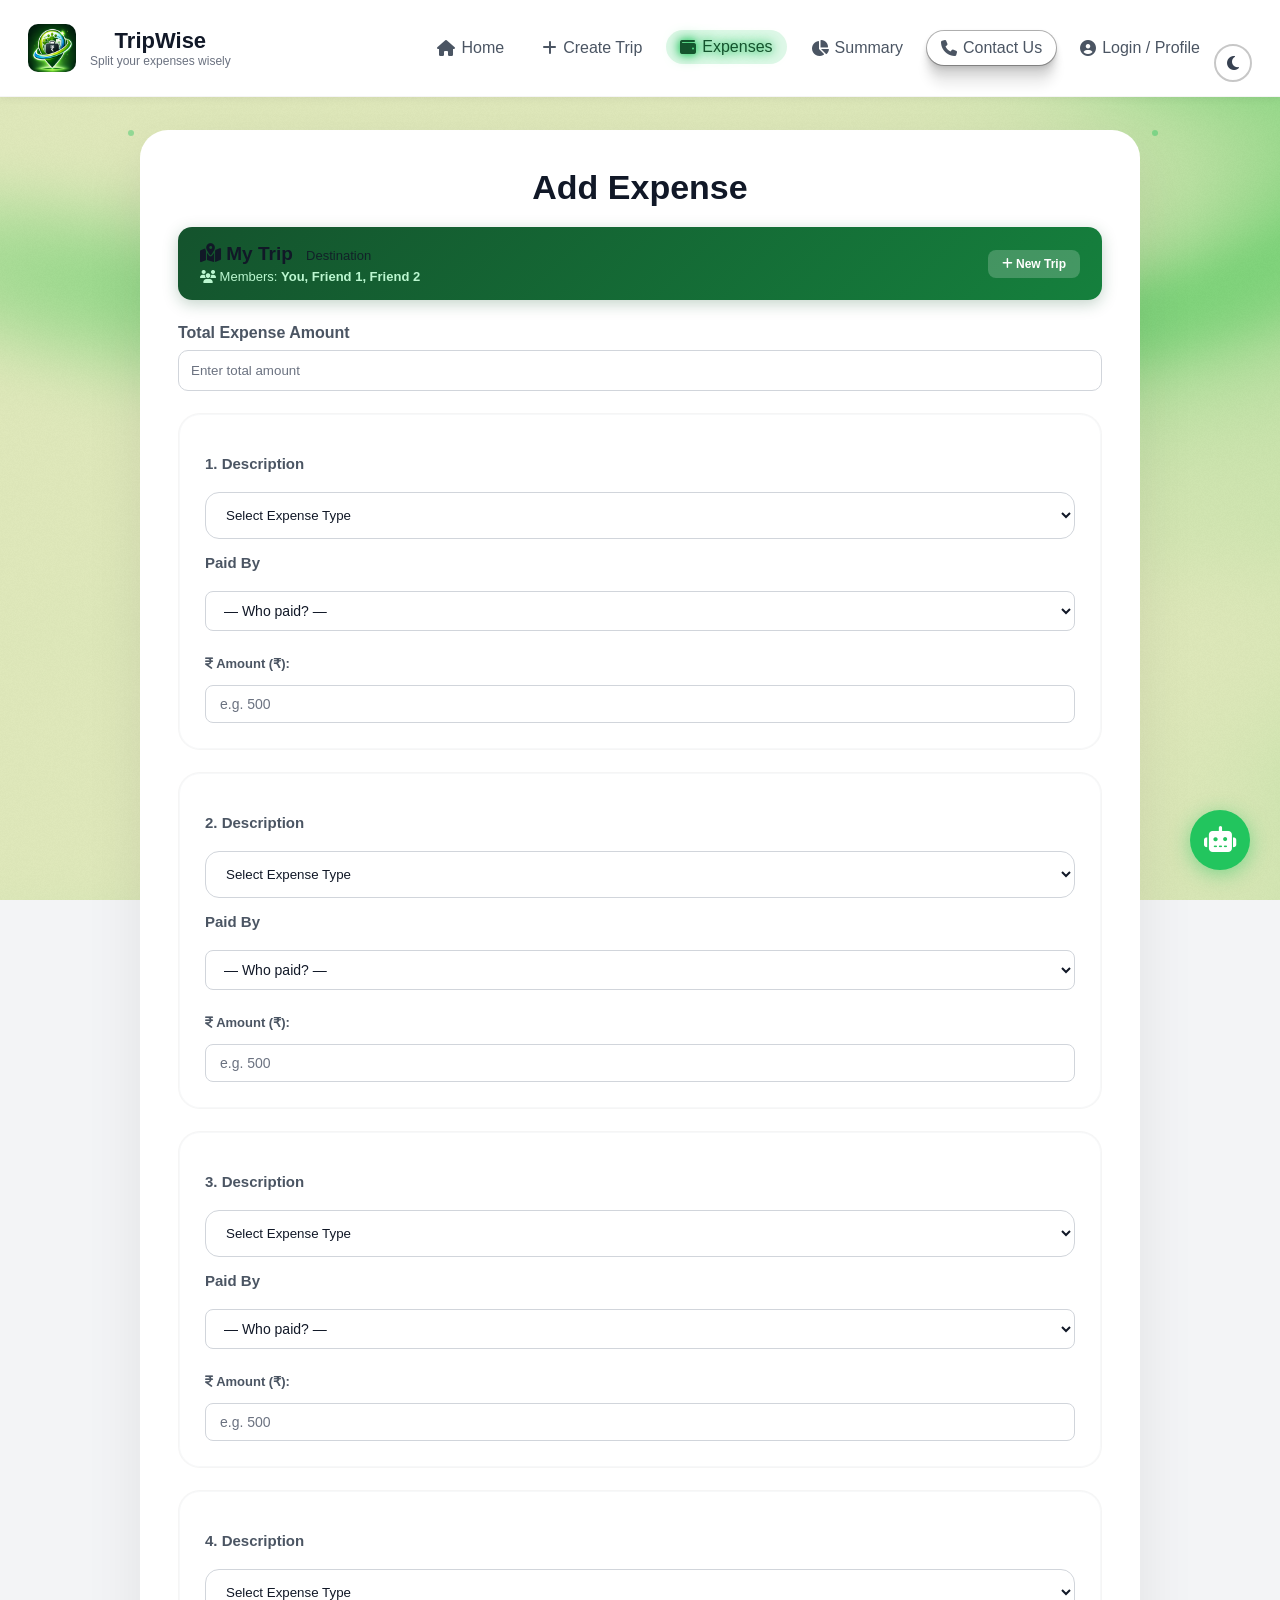
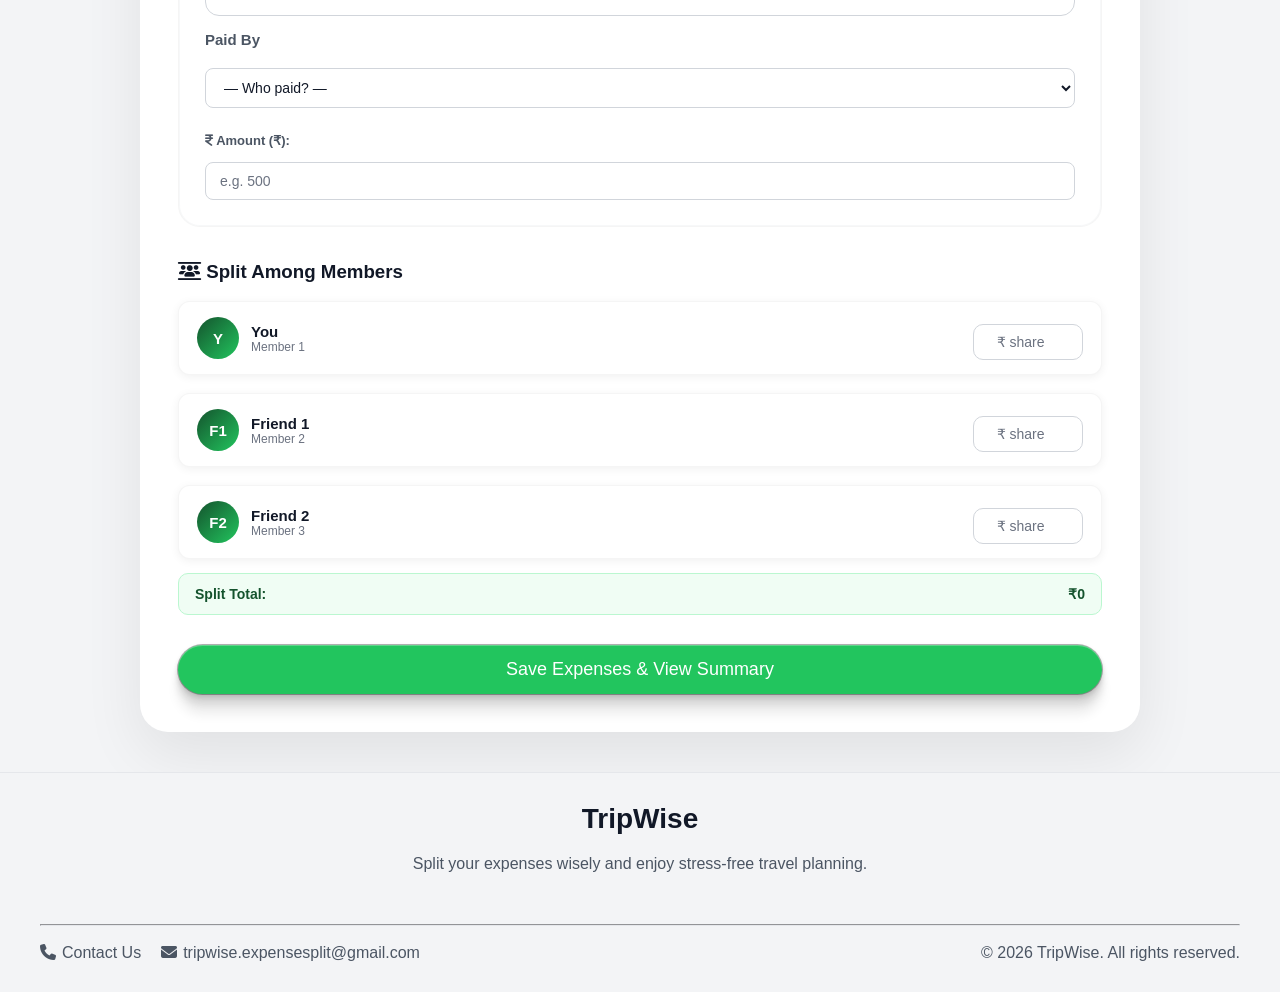
<file: add_expense.html>
<!DOCTYPE html>
<html>

<head>
        <meta charset="UTF-8">
<title>Add Expense - TripWise</title>
    <meta name="viewport" content="width=device-width, initial-scale=1.0">
    <link rel="icon" type="image/png" href="image/logo.png">
    <link rel="stylesheet" href="https://cdnjs.cloudflare.com/ajax/libs/font-awesome/6.5.0/css/all.min.css">
    <link rel="stylesheet" href="css/theme.css?v=8">

    <style>
        * {
            margin: 0;
            padding: 0;
            box-sizing: border-box;
            font-family: 'Segoe UI', sans-serif;
        }

        body {
            background: #f3f4f6;
        }

        /* 🌿 BLUR BACKGROUND */
        body::before,
        body::after {
            content: "";
            position: fixed;
            width: 500px;
            height: 500px;
            border-radius: 50%;
            filter: blur(140px);
            z-index: -2;
            animation: float 14s infinite alternate ease-in-out;
        }

        body::before {
            background: #22c55e;
            top: 80px;
            left: 80px;
        }

        body::after {
            background: #14532d;
            bottom: 80px;
            right: 80px;
        }

        @keyframes float {
            0% {
                transform: translate(0, 0);
            }

            100% {
                transform: translate(80px, -60px);
            }
        }

        /* ✨ FLOATING PARTICLES */
        .particles span {
            position: fixed;
            width: 6px;
            height: 6px;
            background: #22c55e;
            border-radius: 50%;
            opacity: 0.4;
            animation: move 10s linear infinite;
            z-index: -1;
        }

        @keyframes move {
            from {
                transform: translateY(100vh);
            }

            to {
                transform: translateY(-10vh);
            }
        }

        /* NAVBAR */
        nav {
            position: fixed;
            top: 0;
            left: 0;
            width: 100%;
            background: linear-gradient(135deg, #14532d 0%, #0f3d1f 100%);
            display: flex;
            justify-content: space-between;
            align-items: center;
            padding: 14px 20px;
            z-index: 1000;
            box-shadow: 0 12px 28px rgba(0, 0, 0, 0.18);
            overflow: hidden;
        }

        .logo {
            display: flex;
            align-items: center;
            gap: 12px;
            text-decoration: none;
            flex-shrink: 0;
        }

        .logo img {
            width: 52px;
            height: 52px;
            border-radius: 12px;
        }

        .logo-text h1 {
            color: white;
            font-size: 24px;
            margin: 0;
        }

        .logo-text p {
            color: #d1d5db;
            font-size: 12px;
            margin: 0;
        }

        .nav-links {
            display: flex;
            gap: 18px;
            align-items: center;
            flex-wrap: wrap;
            justify-content: center;
            flex: 1 1 auto;
            min-width: 0;
        }

        .nav-links a {
            color: white;
            text-decoration: none;
            font-size: 16px;
            display: flex;
            align-items: center;
            gap: 6px;
            padding: 8px 12px;
            border-radius: 999px;
            transition: background 0.2s ease, transform 0.2s ease;
            white-space: nowrap;
        }

        .nav-links a.active,
        .nav-links a:hover {
            color: #22c55e;
            text-shadow: 0 0 8px #22c55e, 0 0 15px #22c55e;
            transform: translateY(-1px);
            background: rgba(255, 255, 255, 0.08);
        }

        /* CONTACT BUTTON */
        .contact-btn {
            background: #22c55e;
            padding: 8px 16px;
            border-radius: 20px;
        }

        .menu-btn {
            display: none;
            width: 44px;
            height: 44px;
            min-width: 44px;
            align-items: center;
            justify-content: center;
            color: white;
            font-size: 20px;
            cursor: pointer;
            border-radius: 14px;
            background: rgba(255, 255, 255, 0.08);
        }

        /* SIDEBAR */
        .sidebar {
            position: fixed;
            top: 80px;
            right: -260px;
            width: 260px;
            height: 100%;
            background: #14532d;
            transition: 0.4s;
            padding-top: 20px;
        }

        .sidebar.active {
            right: 0;
        }

        .sidebar a {
            display: block;
            color: white;
            padding: 18px 25px;
            text-decoration: none;
            font-size: 20px;
        }

        .sidebar a:hover {
            background: #22c55e;
        }

        /* MAIN */
        .main {
            max-width: 1000px;
            margin: 130px auto 40px;
            background: white;
            padding: 38px;
            border-radius: 28px;
            box-shadow: 0 22px 60px rgba(0, 0, 0, 0.08);
        }

        h1,
        h2 {
            text-align: center;
            color: #14532d;
            margin-bottom: 20px;
            font-weight: 800;
        }

        h1 {
            font-size: 34px;
        }

        h2 {
            font-size: 28px;
        }

        label {
            font-weight: 600;
            display: block;
            margin-top: 15px;
        }

        input,
        select {
            width: 100%;
            padding: 12px;
            margin-top: 8px;
            border-radius: 10px;
            border: 1px solid #ccc;
        }

        /* EXPENSE BLOCK */
        .expense-block {
            margin-top: 22px;
            padding: 26px;
            border-radius: 22px;
            background: #f8fafc;
            border: 1px solid #e5e7eb;
            box-shadow: inset 0 0 0 1px rgba(209, 213, 219, 0.18);
        }

        .expense-block label {
            margin-bottom: 10px;
            display: block;
            font-size: 15px;
            color: #111827;
        }

        .expense-block select,
        .expense-block input {
            width: 100%;
            padding: 14px 16px;
            border-radius: 14px;
            border: 1px solid #d1d5db;
            background: white;
            margin-top: 10px;
        }

        /* MEMBER CARDS */
        .members {
            margin-top: 34px;
        }

        .card {
            background: #ffffff;
            border-radius: 20px;
            padding: 24px;
            margin-top: 18px;
            display: flex;
            justify-content: space-between;
            align-items: center;
            box-shadow: 0 16px 40px rgba(15, 23, 42, 0.08);
            transition: box-shadow 0.3s ease;
        }

        .card:hover {
            box-shadow: 0 20px 55px rgba(15, 23, 42, 0.12);
            transform: none;
        }

        .card-left {
            display: flex;
            align-items: center;
            gap: 15px;
        }

        .card i {
            font-size: 40px;
            color: #14532d;
        }

        .card input {
            width: 160px;
            padding: 12px 14px;
            border-radius: 14px;
            border: 1px solid #d1d5db;
            background: #f8fafc;
        }

        /* BUTTON */
        button {
            width: 100%;
            padding: 14px;
            background: #22c55e;
            color: white;
            border: none;
            border-radius: 10px;
            font-size: 18px;
            margin-top: 30px;
            cursor: pointer;
        }

        button:hover {
            background: #16a34a;
        }

        /* FOOTER */
        .footer {
            background: #14532d;
            color: white;
            padding: 30px 40px;
        }

        .footer-center {
            color: white;
            text-align: center;
            margin-bottom: 15px;
        }

        .footer-bottom {
            display: flex;
            justify-content: space-between;
            flex-wrap: wrap;
        }

        .footer-left {
            display: flex;
            gap: 20px;
        }

        .footer-left a {
            color: white;
            text-decoration: none;
            display: flex;
            gap: 6px;
        }

        .footer-left a:hover {
            color: #22c55e;
        }

        .footer-center h2 {
            color: white;
        }

        /* MOBILE RESPONSIVE */
        @media(max-width:900px) {
            nav {
                padding: 14px 16px;
            }

            .nav-links {
                display: none;
            }

            .menu-btn {
                display: flex;
                flex-shrink: 0;
            }

            .sidebar {
                top: 72px;
                width: 260px;
                height: calc(100% - 72px);
            }
        }

        @media(max-width:768px) {
            nav {
                padding: 14px 18px;
            }

            .logo img {
                width: 48px;
                height: 48px;
            }

            .logo-text h1 {
                font-size: 18px;
            }

            .logo-text p {
                font-size: 11px;
            }

            .main {
                margin: 110px 16px 40px;
                padding: 26px;
            }

            .card {
                flex-direction: column;
                align-items: stretch;
                gap: 14px;
            }

            .card input {
                width: 100%;
                max-width: 100%;
            }

            .expense-block {
                padding: 20px;
            }

            .nav-links a,
            .contact-btn {
                font-size: 14px;
                padding: 8px 10px;
            }

            .footer-bottom {
                flex-direction: column;
                gap: 10px;
                text-align: center;
            }
        }

        @media(max-width:480px) {
            nav {
                padding: 12px 14px;
            }

            .logo img {
                width: 42px;
                height: 42px;
            }

            .logo-text h1 {
                font-size: 18px;
            }

            .menu-btn {
                width: 40px;
                height: 40px;
                font-size: 18px;
            }

            #chat-bubble {
                right: 16px;
                bottom: 16px;
                width: 52px;
                height: 52px;
                font-size: 22px;
            }

            #chat-window {
                width: calc(100vw - 32px);
                right: 16px;
                bottom: 84px;
            }

            .expense-block,
            .main {
                padding: 16px;
            }

            .card {
                padding: 18px;
            }

            .footer {
                padding: 24px 16px;
            }
        }
    </style>
    <link rel="stylesheet" href="css/responsive.css?v=8">

</head>

<body>

    <!-- PARTICLES -->
    <div class="particles">
        <span style="left:10%; animation-delay:0s"></span>
        <span style="left:30%; animation-delay:2s"></span>
        <span style="left:50%; animation-delay:4s"></span>
        <span style="left:70%; animation-delay:1s"></span>
        <span style="left:90%; animation-delay:3s"></span>
    </div>

    <!-- NAVBAR -->
    <nav>
        <a href="index.html" class="logo">
            <img src="image/logo.png">
            <div class="logo-text">
                <h1>TripWise</h1>
                <p>Split your expenses wisely</p>
            </div>
        </a>

        <div class="nav-links">
            <a href="index.html"><i class="fa-solid fa-house"></i> Home</a>
            <a href="create_trip.html"><i class="fa-solid fa-plus"></i> Create Trip</a>
            <a href="add_expense.html" class="active"><i class="fa-solid fa-wallet"></i> Expenses</a>
            <a href="summary.html"><i class="fa-solid fa-chart-pie"></i> Summary</a>



            <a href="contact.html" class="contact-btn">
                <i class="fa-solid fa-phone"></i> Contact Us
            </a>

            <a href="create_acc.html">
                <i class="fa-solid fa-circle-user"></i> Profile
            </a>
        </div>


        <div class="menu-btn" onclick="toggleSidebar()"><i class="fa-solid fa-bars"></i></div>
    </nav>

    <!-- SIDEBAR -->
    <div class="sidebar" id="sidebar">
        <a href="index.html">Home</a>
        <a href="create_trip.html">Create Trip</a>
        <a href="add_expense.html">Expenses</a>
        <a href="summary.html">Summary</a>
        <a href="create_acc.html">Profile</a>
    </div>

    <!-- MAIN -->
    <div class="main">

        <center>
            <h1>Add Expense</h1>
        </center>

        <!-- TOTAL EXPENSE -->
        <label>Total Expense Amount</label>
        <input type="number" placeholder="Enter total amount">

        <!-- MEMBER NAMES - populated dynamically from active trip by JS -->
        <!-- Dynamic member inputs will be generated here -->
        <div id="memberNamesContainer"></div>


        <!-- EXPENSE 1 -->
        <div class="expense-block">
            <label>1. Description</label>
            <select>
                <option value="">Select Expense Type</option>
                <option>🍽 Food & Dining</option>
                <option>🚗 Travel / Transport</option>
                <option>🏨 Hotel / Stay</option>
                <option>🎟 Tickets / Entry Fees</option>
                <option>🛍 Shopping</option>
                <option>🎉 Entertainment</option>
                <option>🚕 Cab / Auto</option>
                <option>⛽ Fuel</option>
                <option>📸 Activities / Adventures</option>
                <option>💊 Emergency / Medical</option>
                <option>📦 Others</option>
            </select>

            <label>Paid By</label>
            <input type="text" placeholder="Enter name">
        </div>

        <!-- EXPENSE 2 -->
        <div class="expense-block">
            <label>2. Description</label>
            <select>
                <option value="">Select Expense Type</option>
                <option>🍽 Food & Dining</option>
                <option>🚗 Travel / Transport</option>
                <option>🏨 Hotel / Stay</option>
                <option>🎟 Tickets / Entry Fees</option>
                <option>🛍 Shopping</option>
                <option>🎉 Entertainment</option>
                <option>🚕 Cab / Auto</option>
                <option>⛽ Fuel</option>
                <option>📸 Activities / Adventures</option>
                <option>💊 Emergency / Medical</option>
                <option>📦 Others</option>
            </select>

            <label>Paid By</label>
            <input type="text" placeholder="Enter name">
        </div>

        <!-- EXPENSE 3 -->
        <div class="expense-block">
            <label>3. Description</label>
            <select>
                <option value="">Select Expense Type</option>
                <option>🍽 Food & Dining</option>
                <option>🚗 Travel / Transport</option>
                <option>🏨 Hotel / Stay</option>
                <option>🎟 Tickets / Entry Fees</option>
                <option>🛍 Shopping</option>
                <option>🎉 Entertainment</option>
                <option>🚕 Cab / Auto</option>
                <option>⛽ Fuel</option>
                <option>📸 Activities / Adventures</option>
                <option>💊 Emergency / Medical</option>
                <option>📦 Others</option>
            </select>

            <label>Paid By</label>
            <input type="text" placeholder="Enter name">
        </div>

        <!-- EXPENSE 4 -->
        <div class="expense-block">
            <label>4. Description</label>
            <select>
                <option value="">Select Expense Type</option>
                <option>🍽 Food & Dining</option>
                <option>🚗 Travel / Transport</option>
                <option>🏨 Hotel / Stay</option>
                <option>🎟 Tickets / Entry Fees</option>
                <option>🛍 Shopping</option>
                <option>🎉 Entertainment</option>
                <option>🚕 Cab / Auto</option>
                <option>⛽ Fuel</option>
                <option>📸 Activities / Adventures</option>
                <option>💊 Emergency / Medical</option>
                <option>📦 Others</option>
            </select>

            <label>Paid By</label>
            <input type="text" placeholder="Enter name">
        </div>

        <!-- MEMBER CARDS - Dynamically populated by JS from active trip -->
        <div class="members" id="splitMembersSection">
            <h3 style="color:#14532d; margin-bottom:16px;">
                <i class="fa-solid fa-users-between-lines"></i> Split Among Members
            </h3>
            <div id="memberCardsContainer">
                <!-- JS will inject member cards here -->
                <p style="color:#6b7280; text-align:center; padding:20px;">
                    <i class="fa-solid fa-spinner fa-spin"></i> Loading trip members...
                </p>
            </div>
        </div>

        <button id="saveExpensesBtn">Save Expenses &amp; View Summary</button>

    </div>

    <!-- FOOTER -->
    <footer class="footer">

        <!-- CENTER -->
        <div class="footer-center">
            <h2>TripWise</h2>
            <p>Split your expenses wisely and enjoy stress-free travel planning.</p>
        </div>
        <br>
        <br>
        <hr>
        <br>
        <!-- BOTTOM -->
        <div class="footer-bottom">

            <!-- LEFT -->
            <div class="footer-left">


                <a href="contact.html">
                    <i class="fa-solid fa-phone"></i> Contact Us
                </a>

                <a href="#">
                    <i class="fa-solid fa-envelope"></i> tripwise.expensesplit@gmail.com
                </a>
            </div>

            <!-- RIGHT -->
            <div class="footer-right">
                © 2026 TripWise. All rights reserved.
            </div>

        </div>

    </footer>
    <script>
        function toggleSidebar() {
            document.getElementById("sidebar").classList.toggle("active");
        }
    </script>
    <!-- TRIPWISE AI CHAT BUBBLE -->
    <div id="chat-bubble" onclick="toggleChat()">
        <i class="fa-solid fa-robot"></i>
    </div>

    <div id="chat-window">
        <div id="chat-header">
            <span><i class="fa-solid fa-robot"></i> TripWise AI</span>
            <span onclick="toggleChat()" style="cursor:pointer;">✕</span>
        </div>
        <div id="chat-messages">
            <div class="bot-msg">👋 Hi! I'm TripWise AI.<br>Ask me about splitting expenses or travel budgeting!</div>
        </div>
        <div id="chat-input-area">
            <input type="text" id="chat-input" placeholder="Ask something..."
                onkeydown="if(event.key==='Enter') sendMessage()">
            <button onclick="sendMessage()"><i class="fa-solid fa-paper-plane"></i></button>
        </div>
    </div>

    <style>
        #chat-bubble {
            position: fixed;
            bottom: 30px;
            right: 30px;
            width: 60px;
            height: 60px;
            background: #22c55e;
            border-radius: 50%;
            display: flex;
            align-items: center;
            justify-content: center;
            font-size: 26px;
            color: white;
            cursor: pointer;
            box-shadow: 0 4px 20px rgba(34, 197, 94, 0.5);
            z-index: 9999;
            transition: transform 0.3s;
        }

        #chat-bubble:hover {
            transform: scale(1.1);
        }

        #chat-window {
            display: none;
            position: fixed;
            bottom: 100px;
            right: 30px;
            width: min(340px, calc(100vw - 40px));
            max-width: calc(100vw - 40px);
            height: 460px;
            background: white;
            border-radius: 20px;
            box-shadow: 0 10px 40px rgba(0, 0, 0, 0.15);
            z-index: 9998;
            flex-direction: column;
            overflow: hidden;
        }

        #chat-window.open {
            display: flex;
        }

        #chat-header {
            background: #14532d;
            color: white;
            padding: 14px 18px;
            font-size: 16px;
            font-weight: 600;
            display: flex;
            justify-content: space-between;
            align-items: center;
        }

        #chat-messages {
            flex: 1;
            padding: 16px;
            overflow-y: auto;
            display: flex;
            flex-direction: column;
            gap: 10px;
        }

        .bot-msg {
            background: #f0fdf4;
            border: 1px solid #bbf7d0;
            color: #14532d;
            padding: 10px 14px;
            border-radius: 14px 14px 14px 0;
            font-size: 14px;
            max-width: 85%;
            line-height: 1.5;
        }

        .user-msg {
            background: #22c55e;
            color: white;
            padding: 10px 14px;
            border-radius: 14px 14px 0 14px;
            font-size: 14px;
            max-width: 85%;
            align-self: flex-end;
        }

        .thinking-msg {
            background: #f3f4f6;
            color: #6b7280;
            padding: 10px 14px;
            border-radius: 14px;
            font-size: 13px;
            font-style: italic;
        }

        #chat-input-area {
            display: flex;
            padding: 12px;
            border-top: 1px solid #e5e7eb;
            gap: 8px;
        }

        #chat-input {
            flex: 1;
            padding: 10px 14px;
            border: 1px solid #d1d5db;
            border-radius: 20px;
            font-size: 14px;
            outline: none;
        }

        #chat-input:focus {
            border-color: #22c55e;
        }

        #chat-input-area button {
            background: #22c55e;
            color: white;
            border: none;
            width: 40px;
            height: 40px;
            border-radius: 50%;
            cursor: pointer;
            font-size: 15px;
            margin-top: 0;
            padding: 0;
            display: flex;
            align-items: center;
            justify-content: center;
        }
    </style>

<script src="js/script.js?v=8"></script>
</body>
</html>
</file>
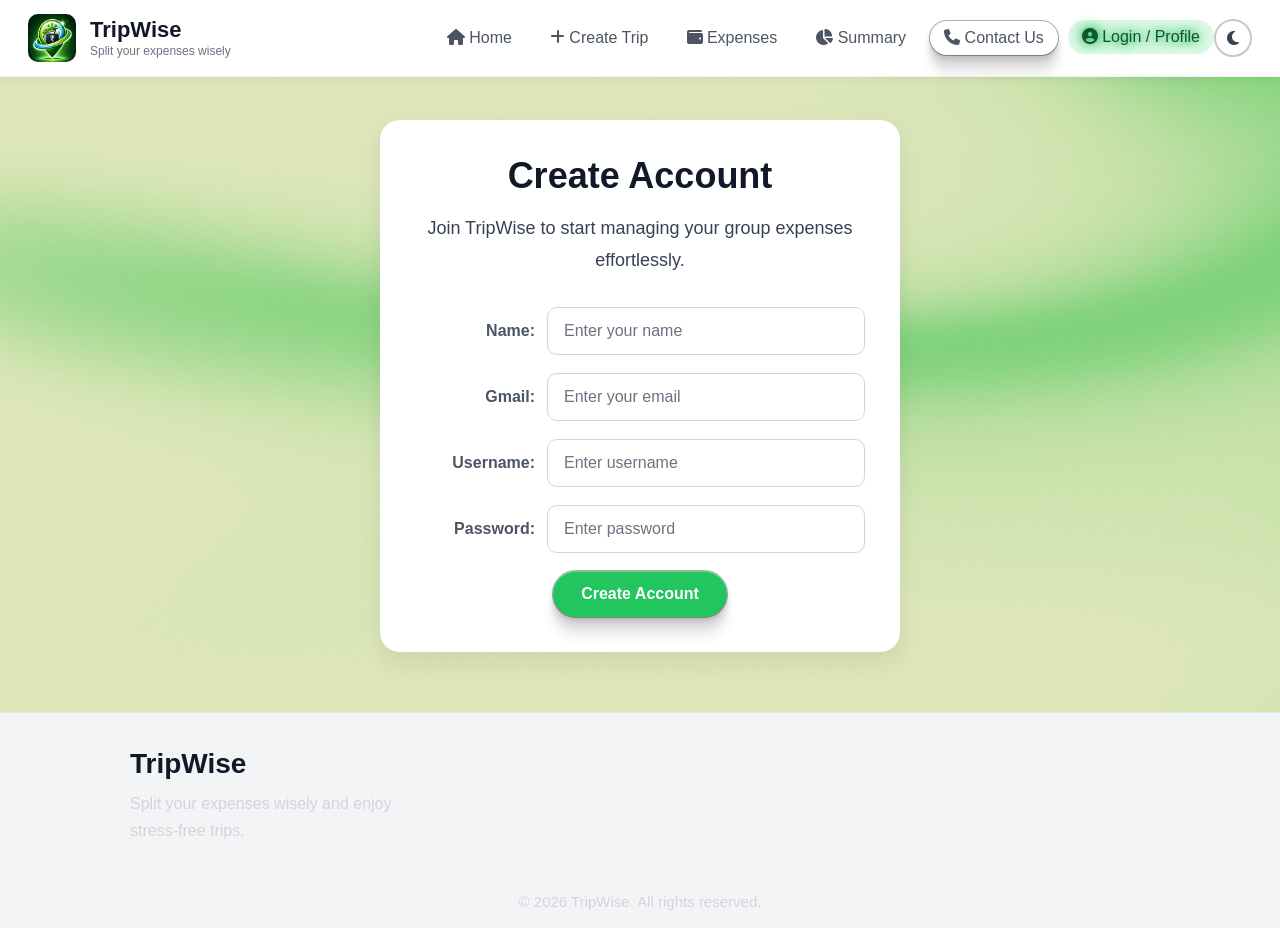
<file: create_acc.html>
﻿<!DOCTYPE html>
<html>

<head>
        <meta charset="UTF-8">
<title>create account - TripWise</title>
    <meta name="viewport" content="width=device-width, initial-scale=1.0">
    <link rel="icon" type="image/png" href="image/logo.png">
    <link rel="stylesheet" href="https://cdnjs.cloudflare.com/ajax/libs/font-awesome/6.5.0/css/all.min.css">
    <link rel="stylesheet" href="css/theme.css?v=8">
    <style>
        * {
            margin: 0;
            padding: 0;
            box-sizing: border-box;
            font-family: 'Segoe UI', sans-serif;
        }

        body {
            background: #f3f4f6;
            color: #111827;
        }

        /* Navbar */
        nav {
            position: fixed;
            top: 0;
            left: 0;
            right: 0;
            background: #14532d;
            display: flex;
            align-items: center;
            padding: 14px 40px;
            z-index: 1000;
            box-shadow: 0 2px 10px rgba(0, 0, 0, 0.2);
        }

        .logo {
            display: flex;
            align-items: center;
            gap: 12px;
            text-decoration: none;
        }

        .logo img {
            width: 60px;
            height: 60px;
            border-radius: 10px;
        }

        .logo-text h1 {
            color: white;
            font-size: 32px;
            line-height: 1;
        }

        .logo-text p {
            color: #d1d5db;
            font-size: 14px;
            margin-top: 3px;
        }

        .nav-links {
            display: flex;
            align-items: center;
            gap: 22px;
            margin-left: auto;
            white-space: nowrap;
        }

        .nav-links a {
            color: white;
            text-decoration: none;
            font-size: 18px;
            font-weight: 500;
            transition: 0.3s;
        }

        .nav-links a:hover,
        .nav-links a.active {
            color: #22c55e;
            text-shadow: 0 0 8px #22c55e, 0 0 15px #22c55e;
        }

        .contact-btn {
            background: #22c55e;
            padding: 8px 16px;
            border-radius: 20px;
            font-weight: 600;
        }

        .contact-btn:hover {
            background: #16a34a;
            text-shadow: none;
        }

        .menu-btn {
            position: fixed;
            color: white;
            font-size: 32px;
            cursor: pointer;
            display: block;
            top: 22px;
            right: 30px;
            font-size: 32px;
            z-index: 5000;
        }

        .sidebar.active {
            right: 0;
        }

        .menu-icon {
            margin-left: auto;
            font-size: 30px;
            color: white;
            cursor: pointer;
        }

        /* Hamburger */
        .menu-btn {

            position: fixed;
            color: white;
            font-size: 32px;
            cursor: pointer;
            display: block;
            top: 22px;
            right: 30px;
            font-size: 32px;
            z-index: 5000;
        }

        .sidebar.active {
            right: 0;
        }

        .menu-icon {
            font-size: 30px;
            color: white;
            cursor: pointer;
            margin-right: 20px;
        }



        /* Sidebar */
        .menu-icon {
            font-size: 30px;
            color: white;
            cursor: pointer;
            margin-right: 20px;
        }

        .menu-btn {
            position: fixed;
            color: white;
            font-size: 32px;
            cursor: pointer;
            display: block;
            top: 22px;
            right: 30px;
            font-size: 32px;
            z-index: 5000;
        }

        .sidebar.active {
            right: 0;
        }

        .sidebar {
            position: fixed;
            position: fixed;
            top: 88px;
            right: -250px;
            width: 250px;
            height: calc(100% - 88px);
            background: #14532d;
            transition: 0.4s;
            z-index: 2000;
            border-top: 1px solid rgba(255, 255, 255, 0.15);
            padding-top: 80px;
        }

        .sidebar.active {
            right: 0;
        }

        .sidebar a {
            display: block;
            color: white;
            text-decoration: none;
            padding: 18px 30px;
            font-size: 20px;
            border-bottom: 1px solid rgba(255, 255, 255, 0.1);
        }

        .sidebar a:hover {
            background: #22c55e;
        }


        /* Main Section */
        .main {
            max-width: 1200px;
            margin: 120px auto 40px;
            padding: 0 20px;
        }

        .hero {
            background: white;
            border-radius: 20px;
            box-shadow: 0 10px 25px rgba(0, 0, 0, 0.08);
            padding: 50px;
            display: flex;
            justify-content: space-between;
            align-items: center;
            gap: 40px;
        }

        .hero-text {
            width: 55%;
        }

        .hero-text h2 {
            font-size: 64px;
            line-height: 1.1;
            margin-bottom: 20px;
        }

        .hero-text h2 span {
            color: #22c55e;
        }

        .hero-text p {
            font-size: 26px;
            color: #374151;
            margin-bottom: 30px;
            line-height: 1.5;
        }

        .buttons {
            display: flex;
            gap: 18px;
        }

        .buttons button {
            padding: 14px 28px;
            border: none;
            border-radius: 12px;
            font-size: 18px;
            font-weight: 600;
            cursor: pointer;
            transition: 0.3s;
        }

        .primary-btn {
            background: #22c55e;
            color: white;
        }

        .primary-btn:hover {
            background: #16a34a;
            transform: translateY(-2px);
        }

        .secondary-btn {
            background: white;
            color: #14532d;
            border: 2px solid #d1d5db !important;
        }

        .secondary-btn:hover {
            background: #f3f4f6;
        }

        .hero-image img {
            width: 350px;
        }


        .features {
            margin-top: 35px;
            background: white;
            border-radius: 20px;
            box-shadow: 0 10px 25px rgba(0, 0, 0, 0.08);
            padding: 35px 20px;
            display: flex;
            justify-content: space-around;
            text-align: center;
        }

        .feature {
            width: 30%;
            padding: 10px 20px;
        }

        .feature i {
            font-size: 42px;
            color: #22c55e;
            margin-bottom: 18px;
        }

        .feature h3 {
            font-size: 34px;
            margin-bottom: 12px;
        }

        .feature p {
            color: #4b5563;
            font-size: 20px;
            line-height: 1.5;
        }

        .create-account {
            margin-top: 35px;
            background: white;
            border-radius: 20px;
            padding: 35px;
            box-shadow: 0 10px 25px rgba(0, 0, 0, 0.08);
        }

        .create-account {
            margin: 120px auto 40px;
            max-width: 520px;
            background: white;
            border-radius: 20px;
            padding: 35px;
            box-shadow: 0 10px 25px rgba(0, 0, 0, 0.08);
        }

        .create-account h2 {
            font-size: 36px;
            margin-bottom: 15px;
            color: #14532d;
            text-align: center;
        }

        .create-account p {
            font-size: 18px;
            line-height: 1.8;
            color: #374151;
            text-align: center;
            margin-bottom: 30px;
        }

        .create-account form {
            display: flex;
            flex-direction: column;
            gap: 18px;
        }

        .field-row {
            display: flex;
            align-items: center;
            justify-content: space-between;
            gap: 12px;
        }

        .field-row label {
            width: 120px;
            font-size: 16px;
            font-weight: 600;
            color: #111827;
            text-align: right;
        }

        .create-account input {
            flex: 1;
            padding: 14px 16px;
            border: 1px solid #d1d5db;
            border-radius: 10px;
            font-size: 16px;
            background: #f9fafb;
            color: #111827;
        }

        .create-account input:focus {
            outline: none;
            border-color: #22c55e;
            box-shadow: 0 0 0 4px rgba(34, 197, 94, 0.12);
        }

        .create-account button {
            width: fit-content;
            padding: 14px 28px;
            background: #22c55e;
            color: white;
            border: none;
            border-radius: 10px;
            font-size: 16px;
            font-weight: 600;
            cursor: pointer;
            transition: 0.3s;
            align-self: center;
        }

        .create-account button:hover {
            background: #16a34a;
            transform: translateY(-1px);
        }

        .footer {
            margin-top: 60px;
            background: #14532d;
            color: white;
            padding-top: 35px;
        }

        .footer-content {
            max-width: 1100px;
            margin: auto;
            display: flex;
            justify-content: space-between;
            align-items: flex-start;
            padding: 0 40px 30px;
        }

        .footer-left h3 {
            font-size: 28px;
            margin-bottom: 10px;
        }

        .footer-left p {
            max-width: 300px;
            line-height: 1.7;
            color: #d1d5db;
        }

        .footer-links {
            display: flex;
            flex-direction: column;
            gap: 12px;
        }

        .footer-links a {
            color: white;
            text-decoration: none;
            transition: 0.3s;
        }

        .footer-links a:hover {
            color: #86efac;
        }

        .footer-bottom {
            text-align: center;
            border-top: 1px solid rgba(255, 255, 255, 0.2);
            padding: 18px;
            font-size: 15px;
            color: #d1d5db;
        }
    </style>

    <link rel="stylesheet" href="css/responsive.css?v=8">

</head>



<body>
    <!-- Navbar -->
    <nav>
        <a href="index.html" class="logo">
            <img src="image/logo.png" alt="TripWise Logo">
            <div class="logo-text">
                <h1>TripWise</h1>
                <p>Split your expenses wisely</p>
            </div>
        </a>
        <div class="nav-links">
            <a href="index.html"><i class="fa-solid fa-house"></i> Home</a>
            <a href="create_trip.html"><i class="fa-solid fa-plus"></i> Create Trip</a>
            <a href="add_expense.html"><i class="fa-solid fa-wallet"></i> Expenses</a>
            <a href="summary.html"><i class="fa-solid fa-chart-pie"></i> Summary</a>



            <a href="contact.html" class="contact-btn">
                <i class="fa-solid fa-phone"></i> Contact Us
            </a>

            <a href="create_acc.html" class="active">
                <i class="fa-solid fa-circle-user"></i> Profile
            </a>
        </div>


        <div class="menu-btn" onclick="openSidebar()">
            <i class="fa-solid fa-bars"></i>
        </div>

    </nav>

    <!-- Sidebar -->


    <div class="sidebar" id="sidebar">
        <a href="index.html">Home</a>
        <a href="create_trip.html">Create Trip</a>
        <a href="add_expense.html">Expenses</a>
        <a href="summary.html">Summary</a>

        <a href="create_acc.html" class="profile-link">
            <i class="fa-solid fa-circle-user"></i> Profile
        </a>
    </div>
    <main class="main">
        <div class="create-account">
            <h2>Create Account</h2>
            <p>Join TripWise to start managing your group expenses effortlessly.</p>

            <form action="login.html" method="get">
                <div class="field-row">
                    <label for="name">Name:</label>
                    <input id="name" type="text" name="name" placeholder="Enter your name" required>
                </div>
                <div class="field-row">
                    <label for="email">Gmail:</label>
                    <input id="email" type="email" name="email" placeholder="Enter your email" required>
                </div>
                <div class="field-row">
                    <label for="username">Username:</label>
                    <input id="username" type="text" name="username" placeholder="Enter username" required>
                </div>
                <div class="field-row">
                    <label for="password">Password:</label>
                    <input id="password" type="password" name="password" placeholder="Enter password" required>
                </div>
                <button type="submit">Create Account</button>
            </form>
        </div>
    </main>

    <footer class="footer">
        <div class="footer-content">
            <div class="footer-left">
                <h3>TripWise</h3>
                <p>Split your expenses wisely and enjoy stress-free trips.</p>
            </div>


        </div>

        <div class="footer-bottom">
            © 2026 TripWise. All rights reserved.
        </div>
    </footer>

    <script>
        function openSidebar() {
            document.getElementById("sidebar").classList.toggle("active");
        }
    </script>
    <script src="js/script.js?v=8"></script>
</body>

</html>
</file>
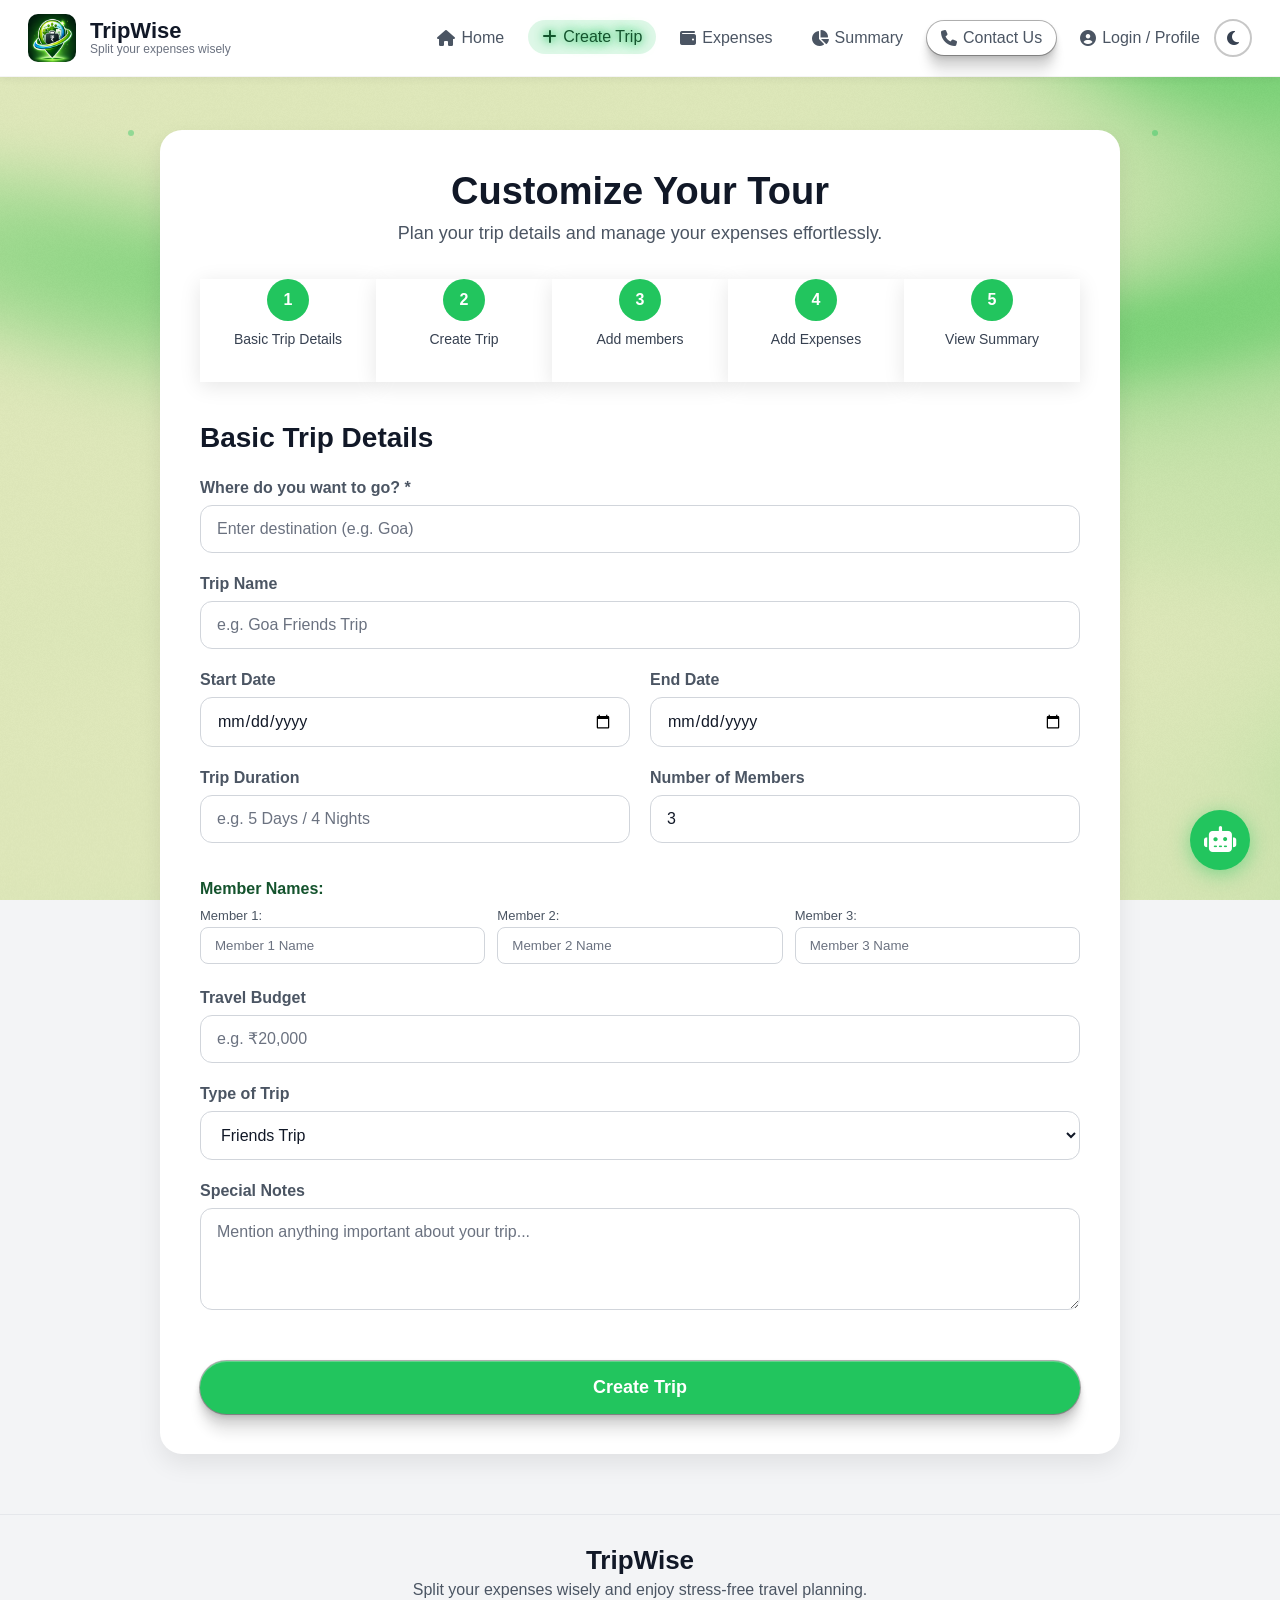
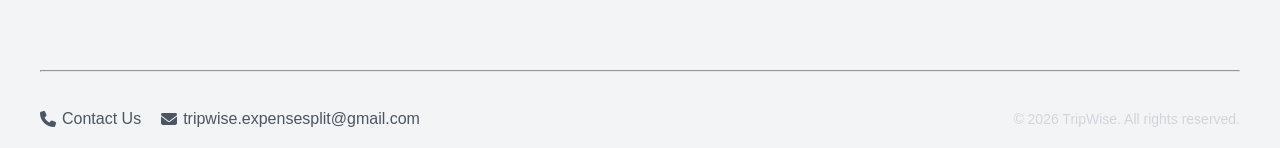
<file: create_trip.html>
﻿<!DOCTYPE html>
<html lang="en">

<head>
    <meta charset="UTF-8">
    <meta name="viewport" content="width=device-width, initial-scale=1.0">
    <title>Create Trip - TripWise</title>
    <link rel="icon" type="image/png" href="image/logo.png">
    <link rel="stylesheet" href="https://cdnjs.cloudflare.com/ajax/libs/font-awesome/6.5.0/css/all.min.css">
    <link rel="stylesheet" href="css/theme.css?v=8">
    <style>
        * {
            margin: 0;
            padding: 0;
            box-sizing: border-box;
            font-family: 'Segoe UI', sans-serif;
        }

        body {
            background: #f3f4f6;
            color: #111827;
            overflow-x: hidden;



        }

        /* 🌿 BLUR BACKGROUND */
        body::before,
        body::after {
            content: "";
            position: fixed;
            width: 500px;
            height: 500px;
            border-radius: 50%;
            filter: blur(140px);
            z-index: -2;
            animation: float 14s infinite alternate ease-in-out;
        }

        body::before {
            background: #22c55e;
            top: 80px;
            left: 80px;
        }

        body::after {
            background: #14532d;
            bottom: 80px;
            right: 80px;
        }

        @keyframes float {
            0% {
                transform: translate(0, 0);
            }

            100% {
                transform: translate(80px, -60px);
            }
        }

        /* ✨ FLOATING PARTICLES */
        .particles span {
            position: fixed;
            width: 6px;
            height: 6px;
            background: #22c55e;
            border-radius: 50%;
            opacity: 0.4;
            animation: move 10s linear infinite;
            z-index: -1;
        }

        @keyframes move {
            from {
                transform: translateY(100vh);
            }

            to {
                transform: translateY(-10vh);
            }
        }

        /* Navbar */
        nav {
            position: fixed;
            top: 0;
            left: 0;
            right: 0;
            background: #14532d;
            display: flex;
            justify-content: space-between;
            align-items: center;
            padding: 14px 24px;
            z-index: 1000;
            box-shadow: 0 2px 10px rgba(0, 0, 0, 0.2);
        }

        .logo {
            display: flex;
            align-items: center;
            gap: 12px;
            text-decoration: none;
        }

        .logo img {
            width: 52px;
            height: 52px;
            border-radius: 10px;
        }

        .logo-text h1 {
            color: white;
            font-size: 24px;
            line-height: 1;
            margin: 0;
        }

        .logo-text p {
            color: #d1d5db;
            font-size: 12px;
            margin: 0;
        }

        .nav-links {
            display: flex;
            align-items: center;
            gap: 16px;
            flex-wrap: wrap;
            justify-content: center;
        }

        .nav-links a {
            color: white;
            text-decoration: none;
            font-size: 16px;
            display: flex;
            align-items: center;
            gap: 6px;
            transition: color 0.2s ease, text-shadow 0.2s ease, transform 0.2s ease;
            padding: 8px 12px;
            border-radius: 999px;
        }

        .nav-links a.active,
        .nav-links a:hover {
            color: #22c55e;
            text-shadow: 0 0 8px #22c55e, 0 0 15px #22c55e;
            transform: translateY(-1px);
        }

        .contact-btn {
            background: #22c55e;
            padding: 8px 16px;
            border-radius: 20px;
        }

        .menu-btn {
            display: none;
            width: 44px;
            height: 44px;
            align-items: center;
            justify-content: center;
            color: white;
            font-size: 20px;
            cursor: pointer;
            border-radius: 14px;
            background: rgba(255, 255, 255, 0.08);
        }

        /* Sidebar */
        .sidebar {
            position: fixed;
            top: 88px;
            right: -250px;
            width: 250px;
            height: calc(100% - 88px);
            background: #14532d;
            transition: 0.4s;
            z-index: 2000;
            border-top: 1px solid rgba(255, 255, 255, 0.15);
        }

        .sidebar.active {
            right: 0;
        }

        .sidebar a {
            display: block;
            color: white;
            text-decoration: none;
            padding: 18px 30px;
            font-size: 20px;
            border-bottom: 1px solid rgba(255, 255, 255, 0.1);
            transition: 0.3s;
        }

        .sidebar a:hover {
            background: #22c55e;
        }

        /* Main Container */
        .main {
            max-width: 1000px;
            margin: 130px auto 60px;
            padding: 0 20px;
        }

        .trip-card {
            background: white;
            border-radius: 22px;
            padding: 40px;
            box-shadow: 0 10px 25px rgba(0, 0, 0, 0.08);
        }

        .trip-card h2 {
            text-align: center;
            color: #14532d;
            font-size: 38px;
            margin-bottom: 10px;
        }

        .trip-card p {
            text-align: center;
            color: #4b5563;
            margin-bottom: 35px;
            font-size: 18px;
        }

        /* Progress */

        .progress-container {
            margin-bottom: 40px;
        }

        .steps {
            display: flex;
            justify-content: space-between;
            align-items: center;
            position: relative;
            margin-bottom: 15px;
        }

        .steps::before {
            content: "";
            position: absolute;
            top: 20px;
            left: 10%;
            width: 80%;
            height: 4px;
            background: #d1d5db;
            z-index: 0;
        }

        .step {
            position: relative;
            z-index: 1;
            text-align: center;
            width: 20%;
        }

        .step-number {
            width: 42px;
            height: 42px;
            margin: auto;
            border-radius: 50%;
            background: #22c55e;
            color: white;
            display: flex;
            justify-content: center;
            align-items: center;
            font-weight: 700;
            margin-bottom: 10px;
        }

        .step p {
            font-size: 14px;
            color: #374151;
        }

        /* Form */
        .form-section h3 {
            color: #14532d;
            font-size: 28px;
            margin-bottom: 25px;
        }

        .field {
            margin-bottom: 22px;
        }

        .field label {
            display: block;
            margin-bottom: 8px;
            font-size: 16px;
            font-weight: 600;
        }

        .field input,
        .field select,
        .field textarea {
            width: 100%;
            padding: 14px 16px;
            border: 1px solid #d1d5db;
            border-radius: 12px;
            background: #f9fafb;
            font-size: 16px;
        }

        .field input:focus,
        .field select:focus,
        .field textarea:focus {
            outline: none;
            border-color: #22c55e;
            box-shadow: 0 0 0 4px rgba(34, 197, 94, 0.12);
        }

        .two-fields {
            display: grid;
            grid-template-columns: 1fr 1fr;
            gap: 20px;
        }

        .add-destination {
            color: #22c55e;
            font-weight: 600;
            text-decoration: none;
            display: inline-block;
            margin-top: 10px;
        }

        .submit-btn {
            width: 100%;
            margin-top: 25px;
            padding: 16px;
            background: #22c55e;
            color: white;
            border: none;
            border-radius: 12px;
            font-size: 18px;
            font-weight: 600;
            cursor: pointer;
            transition: 0.3s;
        }

        .submit-btn:hover {
            background: #16a34a;
            transform: translateY(-2px);
        }

        /* Footer */
        .footer {
            background: #14532d;
            color: white;
            padding: 30px 40px 20px;
        }

        /* CENTER TEXT */
        .footer-center {
            text-align: center;
            margin-bottom: 15px;
        }

        .footer-center h2 {
            margin: 0;
            font-size: 26px;
        }

        .footer-center p {
            margin-top: 5px;
            color: #d1d5db;
        }

        /* BOTTOM ROW */
        .footer-bottom {
            display: flex;
            justify-content: space-between;
            align-items: center;
            flex-wrap: wrap;
        }

        /* LEFT LINKS */
        .footer-left {
            display: flex;
            gap: 20px;
            flex-wrap: wrap;
        }

        .footer-left a {
            color: white;
            text-decoration: none;
            display: flex;
            align-items: center;
            gap: 6px;
        }

        .footer-left a:hover {
            color: #22c55e;
        }

        /* RIGHT TEXT */
        .footer-right {
            font-size: 14px;
            color: #d1d5db;
        }

        /* MOBILE RESPONSIVE */
        @media(max-width:900px) {
            .nav-links {
                display: none;
            }

            .menu-btn {
                display: flex;
            }

            .sidebar {
                top: 72px;
                width: 260px;
                height: calc(100% - 72px);
            }
        }

        @media(max-width:768px) {
            nav {
                padding: 12px 18px;
            }

            .logo img {
                width: 48px;
                height: 48px;
            }

            .logo-text h1 {
                font-size: 20px;
            }

            .logo-text p {
                font-size: 11px;
            }

            .trip-card {
                padding: 24px;
            }

            .trip-card h2 {
                font-size: 30px;
            }

            .trip-card p {
                font-size: 16px;
            }

            .steps {
                flex-direction: column;
                align-items: stretch;
                gap: 16px;
            }

            .steps::before {
                left: 50%;
                top: 50px;
                width: 4px;
                height: calc(100% - 52px);
                transform: translateX(-50%);
            }

            .step {
                width: 100%;
                text-align: center;
                padding-bottom: 20px;
            }

            .step:last-child {
                padding-bottom: 0;
            }

            .step p {
                font-size: 13px;
            }

            .two-fields {
                grid-template-columns: 1fr;
            }

            .field {
                margin-bottom: 18px;
            }

            .form-section h3 {
                font-size: 24px;
            }

            .footer-bottom {
                flex-direction: column;
                gap: 10px;
                text-align: center;
            }
        }

        @media(max-width:480px) {
            nav {
                padding: 10px 14px;
            }

            .logo img {
                width: 40px;
                height: 40px;
            }

            .logo-text h1 {
                font-size: 18px;
            }

            .nav-links a,
            .contact-btn {
                font-size: 14px;
                padding: 8px 10px;
            }

            .menu-btn {
                width: 40px;
                height: 40px;
                font-size: 18px;
            }

            .trip-card {
                padding: 20px;
            }

            .step-number {
                width: 36px;
                height: 36px;
                font-size: 14px;
            }

            .step p {
                font-size: 12px;
            }

            .footer-center h2 {
                font-size: 22px;
            }
        }
    </style>
    <link rel="stylesheet" href="css/responsive.css?v=8">

</head>

<body>

    <!-- PARTICLES -->
    <div class="particles">
        <span style="left:10%; animation-delay:0s"></span>
        <span style="left:30%; animation-delay:2s"></span>
        <span style="left:50%; animation-delay:4s"></span>
        <span style="left:70%; animation-delay:1s"></span>
        <span style="left:90%; animation-delay:3s"></span>
    </div>

    <!-- Navbar -->
    <nav>
        <a href="index.html" class="logo">
            <img src="image/logo.png" alt="TripWise Logo">
            <div class="logo-text">
                <h1>TripWise</h1>
                <p>Split your expenses wisely</p>
            </div>
        </a>


        <div class="nav-links">
            <a href="index.html">
                <i class="fa-solid fa-house"></i> Home</a>
            <a href="create_trip.html" class="active">
                <i class="fa-solid fa-plus"></i> Create Trip</a>
            <a href="add_expense.html">
                <i class="fa-solid fa-wallet"></i> Expenses</a>
            <a href="summary.html">
                <i class="fa-solid fa-chart-pie"></i> Summary</a>



            <a href="contact.html" class="contact-btn">
                <i class="fa-solid fa-phone"></i> Contact Us
            </a>

            <a href="create_acc.html">
                <i class="fa-solid fa-circle-user"></i> Profile
            </a>
        </div>

        <div class="menu-btn" onclick="openSidebar()"><i class="fa-solid fa-bars"></i></div>
    </nav>

    <!-- Sidebar -->
    <div class="sidebar" id="sidebar">
        <a href="index.html">Home</a>
        <a href="create_trip.html">Create Trip</a>
        <a href="add_expense.html">Expenses</a>
        <a href="summary.html">Summary</a>
        <a href="login.html">Profile</a>
    </div>

    <!-- Main -->
    <main class="main">
        <div class="trip-card">
            <h2>Customize Your Tour</h2>
            <p>Plan your trip details and manage your expenses effortlessly.</p>


            <!-- Progress Steps -->
            <div class="progress-container">
                <div class="steps">
                    <div class="step">
                        <div class="step-number">1</div>
                        <p>Basic Trip Details</p>
                    </div>

                    <div class="step">
                        <div class="step-number">2</div>
                        <p>Create Trip</p>
                    </div>

                    <div class="step">
                        <div class="step-number">3</div>
                        <p>Add members</p>
                    </div>

                    <div class="step">
                        <div class="step-number">4</div>
                        <p>Add Expenses</p>
                    </div>

                    <div class="step">
                        <div class="step-number">5</div>
                        <p>View Summary</p>
                    </div>
                </div>
            </div>

            <!-- Form -->
            <form action="add_expense.html" method="get">

                <div class="form-section">
                    <h3>Basic Trip Details</h3>

                    <div class="field">
                        <label>Where do you want to go? *</label>
                        <input type="text" id="destination" name="destination" placeholder="Enter destination (e.g. Goa)" required>
                    </div>

                    <div class="field">
                        <label>Trip Name</label>
                        <input type="text" id="tripName" name="tripName" placeholder="e.g. Goa Friends Trip">
                    </div>

                    <div class="two-fields">
                        <div class="field">
                            <label>Start Date</label>
                            <input type="date">
                        </div>

                        <div class="field">
                            <label>End Date</label>
                            <input type="date">
                        </div>
                    </div>

                    <div class="two-fields">
                        <div class="field">
                            <label>Trip Duration</label>
                            <input type="text" placeholder="e.g. 5 Days / 4 Nights">
                        </div>

                        <div class="field">
                            <label>Number of Members</label>
                            <input type="number" id="numMembers" name="numMembers" min="1" max="20" value="3" placeholder="Enter number of people">
                        </div>
                    </div>

                    <div class="field">
                        <label>Travel Budget</label>
                        <input type="text" placeholder="e.g. ₹20,000">
                    </div>

                    <div class="field">
                        <label>Type of Trip</label>
                        <select>
                            <option>Friends Trip</option>
                            <option>Family Vacation</option>
                            <option>Solo Travel</option>
                            <option>College Tour</option>
                            <option>Adventure Trip</option>
                        </select>
                    </div>

                    <div class="field">
                        <label>Special Notes</label>
                        <textarea rows="4" placeholder="Mention anything important about your trip..."></textarea>
                    </div>

                    <button type="submit" class="submit-btn">Create Trip</button>
                </div>
            </form>
        </div>
    </main>

    <!-- Footer -->
    <footer class="footer">

        <!-- CENTER TAGLINE -->
        <div class="footer-center">
            <h2>TripWise</h2>
            <p>Split your expenses wisely and enjoy stress-free travel planning.</p>
        </div>
        <br>
        <br>
        <hr style="border-color:#1c6b3a; margin:20px 0;">
        <br>
        <!-- BOTTOM ROW -->
        <div class="footer-bottom">

            <!-- LEFT -->
            <div class="footer-left">


                <a href="contact.html">
                    <i class="fa-solid fa-phone"></i> Contact Us
                </a>

                <a href="#">
                    <i class="fa-solid fa-envelope"></i> tripwise.expensesplit@gmail.com
                </a>
            </div>

            <!-- RIGHT -->
            <div class="footer-right">
                © 2026 TripWise. All rights reserved.
            </div>

        </div>

    </footer>

    <script>
        function openSidebar() {
            document.getElementById("sidebar").classList.toggle("active");
        }
    </script>
    <!-- TRIPWISE AI CHAT BUBBLE -->
    <div id="chat-bubble" onclick="toggleChat()">
        <i class="fa-solid fa-robot"></i>
    </div>

    <div id="chat-window">
        <div id="chat-header">
            <span><i class="fa-solid fa-robot"></i> TripWise AI</span>
            <span onclick="toggleChat()" style="cursor:pointer;">×</span>
        </div>
        <div id="chat-messages">
            <div class="bot-msg">👋 Hi! I'm TripWise AI.<br>Ask me about splitting expenses or travel budgeting!</div>
        </div>
        <div id="chat-input-area">
            <input type="text" id="chat-input" placeholder="Ask something..."
                onkeydown="if(event.key==='Enter') sendMessage()">
            <button onclick="sendMessage()"><i class="fa-solid fa-paper-plane"></i></button>
        </div>
    </div>

    <style>
        #chat-bubble {
            position: fixed;
            bottom: 30px;
            right: 30px;
            width: 60px;
            height: 60px;
            background: #22c55e;
            border-radius: 50%;
            display: flex;
            align-items: center;
            justify-content: center;
            font-size: 26px;
            color: white;
            cursor: pointer;
            box-shadow: 0 4px 20px rgba(34, 197, 94, 0.5);
            z-index: 9999;
            transition: transform 0.3s;
        }

        #chat-bubble:hover {
            transform: scale(1.1);
        }

        #chat-window {
            display: none;
            position: fixed;
            bottom: 100px;
            right: 30px;
            width: 340px;
            height: 460px;
            background: white;
            border-radius: 20px;
            box-shadow: 0 10px 40px rgba(0, 0, 0, 0.15);
            z-index: 9998;
            flex-direction: column;
            overflow: hidden;
        }

        #chat-window.open {
            display: flex;
        }

        #chat-header {
            background: #14532d;
            color: white;
            padding: 14px 18px;
            font-size: 16px;
            font-weight: 600;
            display: flex;
            justify-content: space-between;
            align-items: center;
        }

        #chat-messages {
            flex: 1;
            padding: 16px;
            overflow-y: auto;
            display: flex;
            flex-direction: column;
            gap: 10px;
        }

        .bot-msg {
            background: #f0fdf4;
            border: 1px solid #bbf7d0;
            color: #14532d;
            padding: 10px 14px;
            border-radius: 14px 14px 14px 0;
            font-size: 14px;
            max-width: 85%;
            line-height: 1.5;
        }

        .user-msg {
            background: #22c55e;
            color: white;
            padding: 10px 14px;
            border-radius: 14px 14px 0 14px;
            font-size: 14px;
            max-width: 85%;
            align-self: flex-end;
        }

        .thinking-msg {
            background: #f3f4f6;
            color: #6b7280;
            padding: 10px 14px;
            border-radius: 14px;
            font-size: 13px;
            font-style: italic;
        }

        #chat-input-area {
            display: flex;
            padding: 12px;
            border-top: 1px solid #e5e7eb;
            gap: 8px;
        }

        #chat-input {
            flex: 1;
            padding: 10px 14px;
            border: 1px solid #d1d5db;
            border-radius: 20px;
            font-size: 14px;
            outline: none;
        }

        #chat-input:focus {
            border-color: #22c55e;
        }

        #chat-input-area button {
            background: #22c55e;
            color: white;
            border: none;
            width: 40px;
            height: 40px;
            border-radius: 50%;
            cursor: pointer;
            font-size: 15px;
            margin-top: 0;
            padding: 0;
            display: flex;
            align-items: center;
            justify-content: center;
        }
    </style>

<script src="js/script.js?v=8"></script>
</body>

</html>
</file>
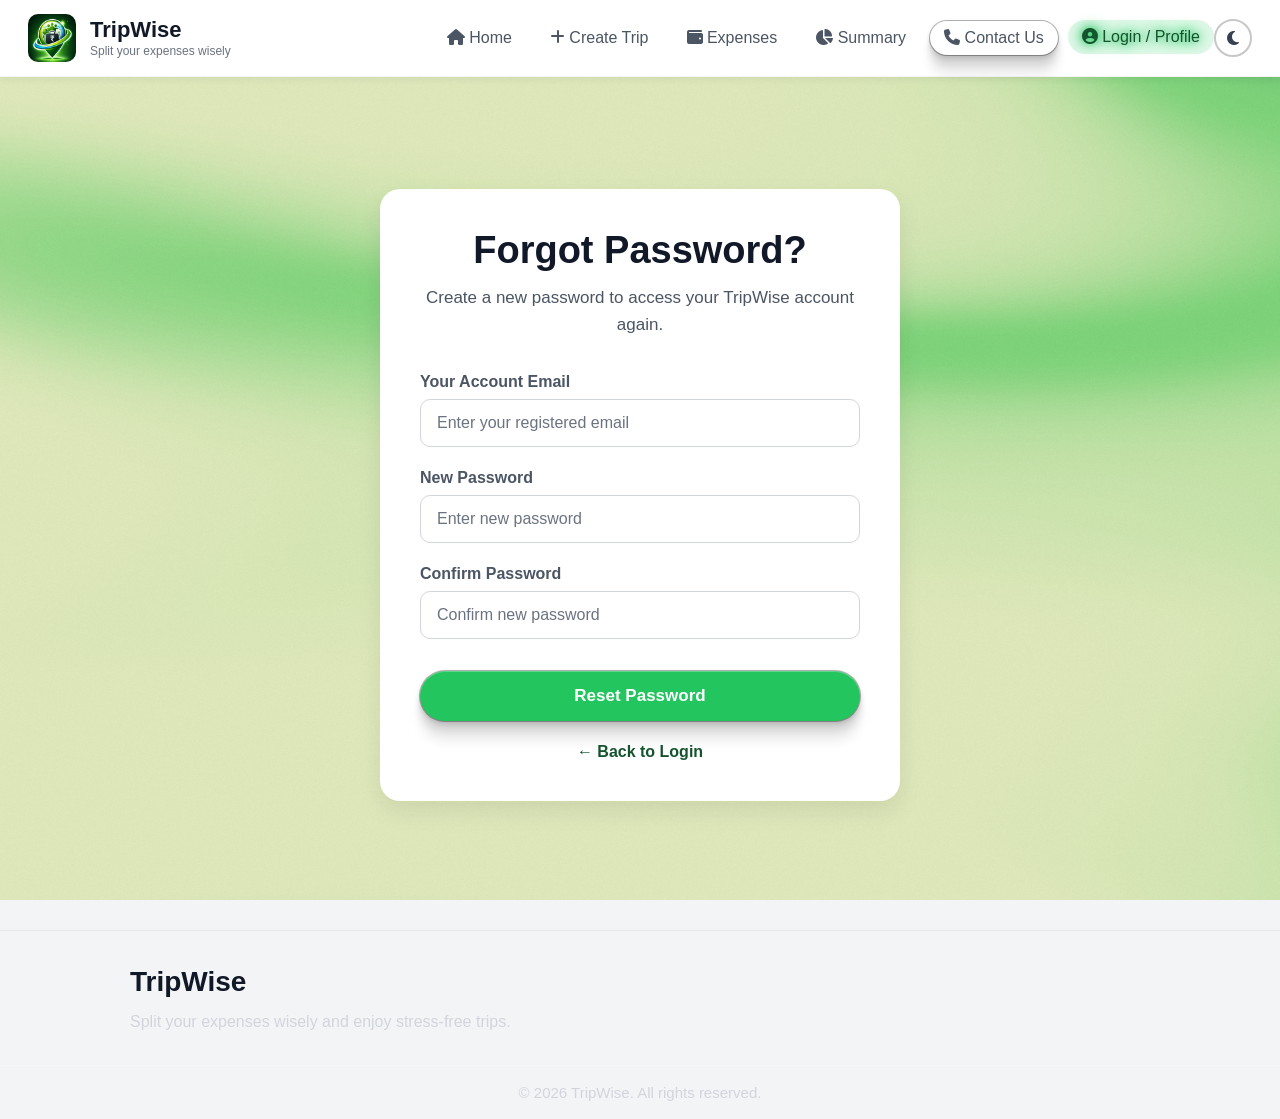
<file: forgotpasslogin.html>
﻿<!DOCTYPE html>
<html lang="en">

<head>
    <meta charset="UTF-8">
    <meta name="viewport" content="width=device-width, initial-scale=1.0">
    <title>Forgot Password - TripWise</title>
    <link rel="icon" type="image/png" href="image/logo.png">
    <link rel="stylesheet" href="https://cdnjs.cloudflare.com/ajax/libs/font-awesome/6.5.0/css/all.min.css">
    <link rel="stylesheet" href="css/theme.css?v=8">
    <style>
        * {
            margin: 0;
            padding: 0;
            box-sizing: border-box;
            font-family: 'Segoe UI', sans-serif;
        }

        html,
        body {
            overflow-x: hidden;
        }

        /* Navbar */
        nav {
            position: fixed;
            top: 0;
            left: 0;
            right: 0;
            background: #14532d;
            display: flex;
            align-items: center;
            padding: 14px 40px;
            z-index: 1000;
            box-shadow: 0 2px 10px rgba(0, 0, 0, 0.2);
        }

        .logo {
            display: flex;
            align-items: center;
            gap: 12px;
            text-decoration: none;
        }

        .logo img {
            width: 60px;
            height: 60px;
            border-radius: 10px;
        }

        .logo-text h1 {
            color: white;
            font-size: 32px;
            line-height: 1;
        }

        .logo-text p {
            color: #d1d5db;
            font-size: 14px;
            margin-top: 3px;
        }

        .nav-links {
            display: flex;
            align-items: center;
            gap: 22px;
            margin-left: auto;
            white-space: nowrap;
        }

        .nav-links a {
            color: white;
            text-decoration: none;
            font-size: 18px;
            font-weight: 500;
            transition: 0.3s;
        }

        .nav-links a:hover,
        .nav-links a.active {
            color: #22c55e;
            text-shadow: 0 0 8px #22c55e, 0 0 15px #22c55e;
        }

        .contact-btn {
            background: #22c55e;
            padding: 8px 16px;
            border-radius: 20px;
            font-weight: 600;
        }

        .contact-btn:hover {
            background: #16a34a;
            text-shadow: none;
        }

        /* Sidebar button */
        .menu-btn {
            position: fixed;
            top: 22px;
            right: 30px;
            color: white;
            font-size: 32px;
            cursor: pointer;
            z-index: 5000;
        }

        /* Sidebar */
        .sidebar {
            position: fixed;
            top: 88px;
            right: -250px;
            width: 250px;
            height: calc(100% - 88px);
            background: #14532d;
            transition: 0.4s;
            z-index: 2000;
            border-top: 1px solid rgba(255, 255, 255, 0.15);
        }

        .sidebar.active {
            right: 0;
        }

        .sidebar a {
            display: block;
            color: white;
            text-decoration: none;
            padding: 18px 30px;
            font-size: 20px;
            border-bottom: 1px solid rgba(255, 255, 255, 0.1);
            transition: 0.3s;
        }

        .sidebar a:hover {
            background: #22c55e;
        }

        /* Main section */
        .main {
            min-height: 100vh;
            display: flex;
            justify-content: center;
            align-items: center;
            padding: 130px 20px 40px;
        }

        .forgot-card {
            width: 100%;
            max-width: 520px;
            background: white;
            border-radius: 20px;
            padding: 40px;
            box-shadow: 0 10px 25px rgba(0, 0, 0, 0.08);
        }

        .forgot-card h2 {
            text-align: center;
            color: #14532d;
            font-size: 38px;
            margin-bottom: 12px;
        }

        .forgot-card p {
            text-align: center;
            color: #4b5563;
            font-size: 17px;
            margin-bottom: 35px;
            line-height: 1.6;
        }

        .field {
            margin-bottom: 22px;
        }

        .field label {
            display: block;
            margin-bottom: 8px;
            font-size: 16px;
            font-weight: 600;
            color: #111827;
        }

        .field input {
            width: 100%;
            padding: 14px 16px;
            border: 1px solid #d1d5db;
            border-radius: 10px;
            background: #f9fafb;
            font-size: 16px;
        }

        .field input:focus {
            outline: none;
            border-color: #22c55e;
            box-shadow: 0 0 0 4px rgba(34, 197, 94, 0.12);
        }

        .submit-btn {
            width: 100%;
            padding: 15px;
            background: #22c55e;
            color: white;
            border: none;
            border-radius: 10px;
            font-size: 17px;
            font-weight: 600;
            cursor: pointer;
            transition: 0.3s;
            margin-top: 10px;
        }

        .submit-btn:hover {
            background: #16a34a;
            transform: translateY(-2px);
        }

        .back-login {
            text-align: center;
            margin-top: 22px;
        }

        .back-login a {
            color: #14532d;
            text-decoration: none;
            font-weight: 600;
        }

        .back-login a:hover {
            color: #22c55e;
        }

        /* Footer */
        .footer {
            background: #14532d;
            color: white;
            padding-top: 35px;
            margin-top: 30px;
        }

        .footer-content {
            max-width: 1100px;
            margin: auto;
            padding: 0 40px 30px;
        }

        .footer-left h3 {
            font-size: 28px;
            margin-bottom: 10px;
        }

        .footer-left p {
            color: #d1d5db;
            line-height: 1.7;
        }

        .footer-bottom {
            text-align: center;
            border-top: 1px solid rgba(255, 255, 255, 0.2);
            padding: 18px;
            font-size: 15px;
            color: #d1d5db;
        }
    </style>
    <link rel="stylesheet" href="css/responsive.css?v=8">
</head>

<body>

    <!-- Navbar -->
    <nav>
        <a href="index.html" class="logo">
            <img src="image/logo.png" alt="TripWise Logo">
            <div class="logo-text">
                <h1>TripWise</h1>
                <p>Split your expenses wisely</p>
            </div>
        </a>

        <div class="nav-links">
            <a href="index.html"><i class="fa-solid fa-house"></i> Home</a>
            <a href="create_trip.html"><i class="fa-solid fa-plus"></i> Create Trip</a>
            <a href="add_expense.html"><i class="fa-solid fa-wallet"></i> Expenses</a>
            <a href="summary.html"><i class="fa-solid fa-chart-pie"></i> Summary</a>



            <a href="contact.html" class="contact-btn">
                <i class="fa-solid fa-phone"></i> Contact Us
            </a>

            <a href="login.html" class="active">
                <i class="fa-solid fa-circle-user"></i>Profile</a>
        </div>

        <div class="menu-btn" onclick="openSidebar()">
            <i class="fa-solid fa-bars"></i>
        </div>
    </nav>

    <!-- Sidebar -->
    <div class="sidebar" id="sidebar">
        <a href="index.html">Home</a>
        <a href="create_trip.html">Create Trip</a>
        <a href="add_expense.html">Expenses</a>
        <a href="summary.html">Summary</a>
        <a href="login.html">Profile</a>
    </div>

    <!-- Main -->
    <main class="main">
        <div class="forgot-card">
            <h2>Forgot Password?</h2>
            <p>Create a new password to access your TripWise account again.</p>

            <form action="login.html" method="get">
                <div class="field">
                    <label>Your Account Email</label>
                    <input type="email" name="email" placeholder="Enter your registered email" required>
                </div>

                <div class="field">
                    <label>New Password</label>
                    <input type="password" placeholder="Enter new password" required>
                </div>

                <div class="field">
                    <label>Confirm Password</label>
                    <input type="password" placeholder="Confirm new password" required>
                </div>

                <button type="submit" class="submit-btn">Reset Password</button>
            </form>

            <div class="back-login">
                <a href="login.html">← Back to Login</a>
            </div>
        </div>
    </main>

    <!-- Footer -->
    <footer class="footer">
        <div class="footer-content">
            <div class="footer-left">
                <h3>TripWise</h3>
                <p>Split your expenses wisely and enjoy stress-free trips.</p>
            </div>
        </div>

        <div class="footer-bottom">
            © 2026 TripWise. All rights reserved.
        </div>
    </footer>

    <script>
        function openSidebar() {
            document.getElementById("sidebar").classList.toggle("active");
        }
    </script>
    <script src="js/script.js?v=8"></script>
</body>

</html>
</file>
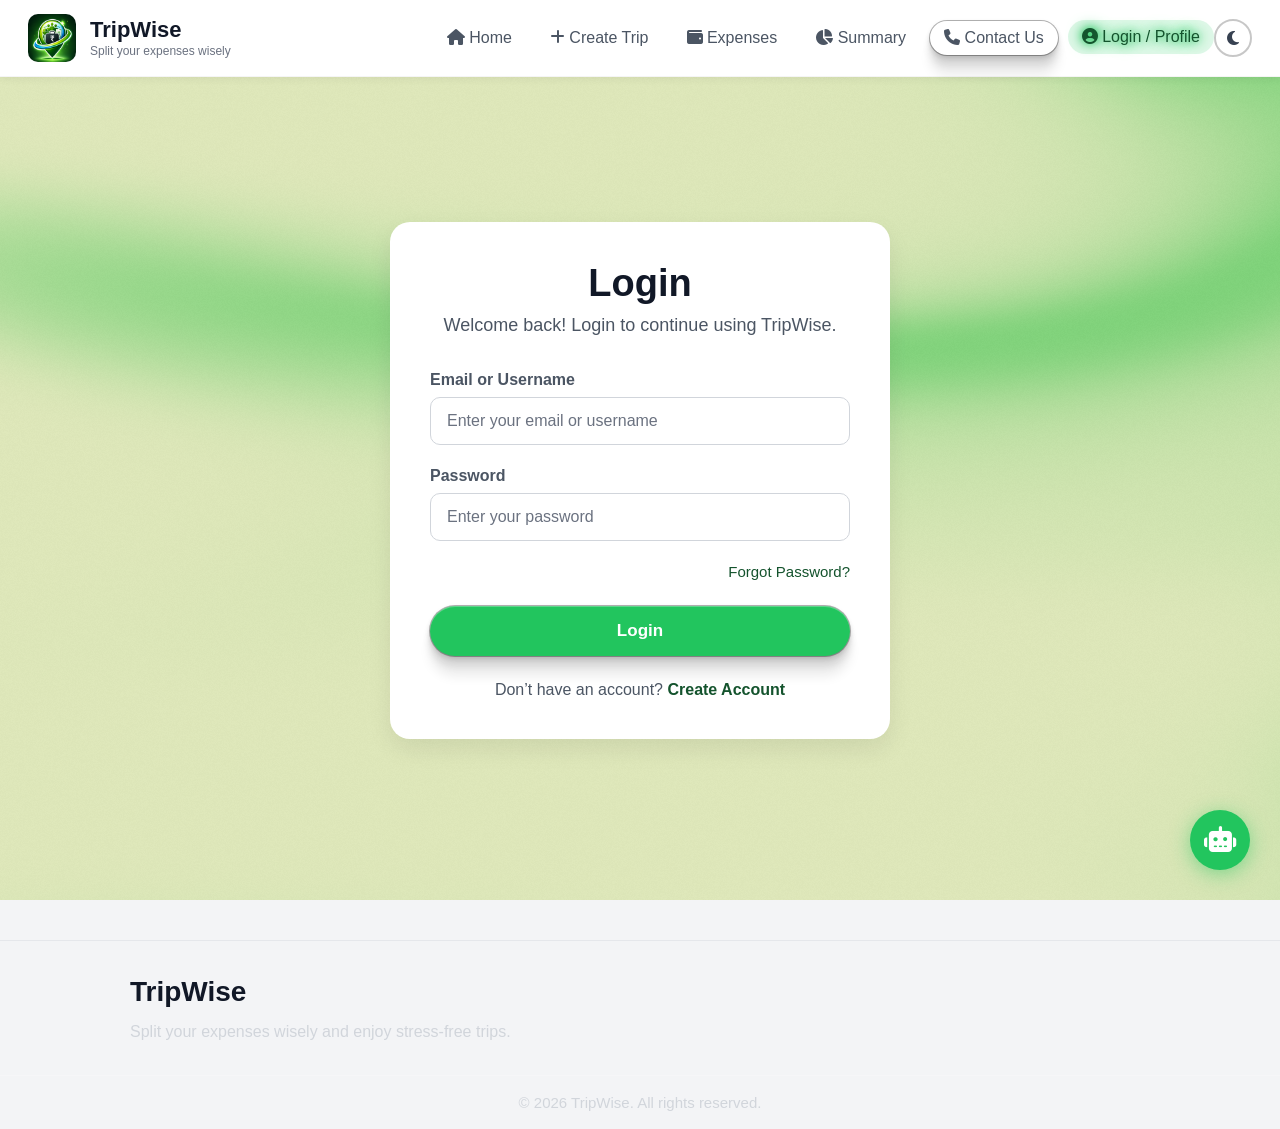
<file: login.html>
﻿<!DOCTYPE html>
<html lang="en">

<head>
    <meta charset="UTF-8">
    <meta name="viewport" content="width=device-width, initial-scale=1.0">
    <title>Login - TripWise</title>
    <link rel="icon" type="image/png" href="image/logo.png">
    <link rel="stylesheet" href="https://cdnjs.cloudflare.com/ajax/libs/font-awesome/6.5.0/css/all.min.css">
    <link rel="stylesheet" href="css/theme.css?v=8">
    <style>
        * {
            margin: 0;
            padding: 0;
            box-sizing: border-box;
            font-family: 'Segoe UI', sans-serif;
        }

        html,
        body {
            margin: 0;
            padding: 0;
            overflow-x: hidden;
        }

        /* Navbar */
        nav {
            position: fixed;
            top: 0;
            left: 0;
            right: 0;
            background: #14532d;
            display: flex;
            align-items: center;
            padding: 14px 40px;
            z-index: 1000;
            box-shadow: 0 2px 10px rgba(0, 0, 0, 0.2);
        }

        .logo {
            display: flex;
            align-items: center;
            gap: 12px;
            text-decoration: none;
        }

        .logo img {
            width: 60px;
            height: 60px;
            border-radius: 10px;
        }

        .logo-text h1 {
            color: white;
            font-size: 32px;
            line-height: 1;
        }

        .logo-text p {
            color: #d1d5db;
            font-size: 14px;
            margin-top: 3px;
        }

        .nav-links {
            display: flex;
            align-items: center;
            gap: 22px;
            margin-left: auto;
            white-space: nowrap;
        }

        .nav-links a {
            color: white;
            text-decoration: none;
            font-size: 18px;
            font-weight: 500;
            transition: 0.3s;
        }

        .nav-links a:hover,
        .nav-links a.active {
            color: #22c55e;
            text-shadow: 0 0 8px #22c55e, 0 0 15px #22c55e;
        }

        .contact-btn {
            background: #22c55e;
            padding: 8px 16px;
            border-radius: 20px;
            font-weight: 600;
        }

        .contact-btn:hover {
            background: #16a34a;
            text-shadow: none;
        }

        .profile-link {
            display: flex;
            align-items: center;
            gap: 8px;
        }

        /* Sidebar Button */
        .menu-btn {
            position: fixed;
            top: 22px;
            right: 30px;
            color: white;
            font-size: 32px;
            cursor: pointer;
            z-index: 5000;
        }

        /* Sidebar */
        .sidebar {
            position: fixed;
            top: 88px;
            right: -250px;
            width: 250px;
            height: calc(100% - 88px);
            background: #14532d;
            transition: 0.4s;
            z-index: 2000;
            border-top: 1px solid rgba(255, 255, 255, 0.15);
        }

        .sidebar.active {
            right: 0;
        }

        .sidebar a {
            display: block;
            color: white;
            text-decoration: none;
            padding: 18px 30px;
            font-size: 20px;
            border-bottom: 1px solid rgba(255, 255, 255, 0.1);
            transition: 0.3s;
        }

        .sidebar a:hover {
            background: #22c55e;
        }

        /* Login Section */
        .main {
            display: flex;
            justify-content: center;
            align-items: center;
            min-height: 100vh;
            padding-top: 100px;
            padding-bottom: 40px;
        }

        .login-card {
            width: 100%;
            max-width: 500px;
            background: white;
            padding: 40px;
            border-radius: 20px;
            box-shadow: 0 10px 25px rgba(0, 0, 0, 0.08);
        }

        .login-card h2 {
            text-align: center;
            color: #14532d;
            font-size: 38px;
            margin-bottom: 10px;
        }

        .login-card p {
            text-align: center;
            color: #4b5563;
            margin-bottom: 35px;
            font-size: 18px;
        }

        .field {
            margin-bottom: 22px;
        }

        .field label {
            display: block;
            margin-bottom: 8px;
            font-size: 16px;
            font-weight: 600;
            color: #111827;
        }

        .field input {
            width: 100%;
            padding: 14px 16px;
            border: 1px solid #d1d5db;
            border-radius: 10px;
            background: #f9fafb;
            font-size: 16px;
        }

        .field input:focus {
            outline: none;
            border-color: #22c55e;
            box-shadow: 0 0 0 4px rgba(34, 197, 94, 0.12);
        }

        .forgot {
            text-align: right;
            margin-bottom: 25px;
        }

        .forgot a {
            color: #14532d;
            text-decoration: none;
            font-size: 15px;
        }

        .forgot a:hover {
            color: #22c55e;
        }

        .submit-btn {
            width: 100%;
            padding: 15px;
            border: none;
            border-radius: 10px;
            background: #22c55e;
            color: white;
            font-size: 17px;
            font-weight: 600;
            cursor: pointer;
            transition: 0.3s;
        }

        .submit-btn:hover {
            background: #16a34a;
            transform: translateY(-2px);
        }

        .signup {
            text-align: center;
            margin-top: 25px;
            color: #4b5563;
        }

        .signup a {
            color: #14532d;
            text-decoration: none;
            font-weight: 600;
        }

        .signup a:hover {
            color: #22c55e;
        }

        /* Footer */
        .footer {
            background: #14532d;
            color: white;
            padding-top: 35px;
            margin-top: 40px;
        }

        .footer-content {
            max-width: 1100px;
            margin: auto;
            padding: 0 40px 30px;
        }

        .footer-left h3 {
            font-size: 28px;
            margin-bottom: 10px;
        }

        .footer-left p {
            color: #d1d5db;
            line-height: 1.7;
        }

        .footer-bottom {
            text-align: center;
            border-top: 1px solid rgba(255, 255, 255, 0.2);
            padding: 18px;
            font-size: 15px;
            color: #d1d5db;
        }
    </style>
    <link rel="stylesheet" href="css/responsive.css?v=8">
</head>

<body>

    <!-- Navbar -->
    <nav>
        <a href="index.html" class="logo">
            <img src="image/logo.png" alt="TripWise Logo">
            <div class="logo-text">
                <h1>TripWise</h1>
                <p>Split your expenses wisely</p>
            </div>
        </a>

        <div class="nav-links">
            <a href="index.html"><i class="fa-solid fa-house"></i> Home</a>
            <a href="create_trip.html"><i class="fa-solid fa-plus"></i> Create Trip</a>
            <a href="add_expense.html"><i class="fa-solid fa-wallet"></i> Expenses</a>
            <a href="summary.html"><i class="fa-solid fa-chart-pie"></i> Summary</a>



            <a href="contact.html" class="contact-btn">
                <i class="fa-solid fa-phone"></i> Contact Us
            </a>

            <a href="create_acc.html" class="active">
                <i class="fa-solid fa-circle-user"></i> Profile
            </a>
        </div>

        <div class="menu-btn" onclick="openSidebar()">
            <i class="fa-solid fa-bars"></i>
        </div>

    </nav>

    <!-- Sidebar -->
    <div class="sidebar" id="sidebar">
        <a href="index.html">Home</a>
        <a href="create_trip.html">Create Trip</a>
        <a href="add_expense.html">Expenses</a>
        <a href="summary.html">Summary</a>
        <a href="login.html">Profile</a>
    </div>

    <!-- Main Login -->
    <main class="main">
        <div class="login-card">
            <h2>Login</h2>
            <p>Welcome back! Login to continue using TripWise.</p>

            <form action="create_trip.html" method="get">
                <div class="field">
                    <label>Email or Username</label>
                    <input type="text" name="email" id="loginEmail" placeholder="Enter your email or username" required>
                </div>

                <div class="field">
                    <label>Password</label>
                    <input type="password" name="password" id="loginPassword" placeholder="Enter your password" required>
                </div>

                <div class="forgot">
                    <a href="forgotpasslogin.html">Forgot Password?</a>
                </div>

                <button type="submit" class="submit-btn">Login</button>
            </form>

            <div class="signup">
                Don’t have an account?
                <a href="create_acc.html">Create Account</a>
            </div>
        </div>
    </main>

    <!-- Footer -->
    <footer class="footer">
        <div class="footer-content">
            <div class="footer-left">
                <h3>TripWise</h3>
                <p>Split your expenses wisely and enjoy stress-free trips.</p>
            </div>
        </div>

        <div class="footer-bottom">
            © 2026 TripWise. All rights reserved.
        </div>
    </footer>

    <script>
        function openSidebar() {
            document.getElementById("sidebar").classList.toggle("active");
        }
    </script>
    <!-- TRIPWISE AI CHAT BUBBLE -->
    <div id="chat-bubble" onclick="toggleChat()">
        <i class="fa-solid fa-robot"></i>
    </div>

    <div id="chat-window">
        <div id="chat-header">
            <span><i class="fa-solid fa-robot"></i> TripWise AI</span>
            <span onclick="toggleChat()" style="cursor:pointer;">×</span>
        </div>
        <div id="chat-messages">
            <div class="bot-msg">👋 Hi! I'm TripWise AI.<br>Ask me about splitting expenses or travel budgeting!</div>
        </div>
        <div id="chat-input-area">
            <input type="text" id="chat-input" placeholder="Ask something..."
                onkeydown="if(event.key==='Enter') sendMessage()">
            <button onclick="sendMessage()"><i class="fa-solid fa-paper-plane"></i></button>
        </div>
    </div>

    <style>
        #chat-bubble {
            position: fixed;
            bottom: 30px;
            right: 30px;
            width: 60px;
            height: 60px;
            background: #22c55e;
            border-radius: 50%;
            display: flex;
            align-items: center;
            justify-content: center;
            font-size: 26px;
            color: white;
            cursor: pointer;
            box-shadow: 0 4px 20px rgba(34, 197, 94, 0.5);
            z-index: 9999;
            transition: transform 0.3s;
        }

        #chat-bubble:hover {
            transform: scale(1.1);
        }

        #chat-window {
            display: none;
            position: fixed;
            bottom: 100px;
            right: 30px;
            width: 340px;
            height: 460px;
            background: white;
            border-radius: 20px;
            box-shadow: 0 10px 40px rgba(0, 0, 0, 0.15);
            z-index: 9998;
            flex-direction: column;
            overflow: hidden;
        }

        #chat-window.open {
            display: flex;
        }

        #chat-header {
            background: #14532d;
            color: white;
            padding: 14px 18px;
            font-size: 16px;
            font-weight: 600;
            display: flex;
            justify-content: space-between;
            align-items: center;
        }

        #chat-messages {
            flex: 1;
            padding: 16px;
            overflow-y: auto;
            display: flex;
            flex-direction: column;
            gap: 10px;
        }

        .bot-msg {
            background: #f0fdf4;
            border: 1px solid #bbf7d0;
            color: #14532d;
            padding: 10px 14px;
            border-radius: 14px 14px 14px 0;
            font-size: 14px;
            max-width: 85%;
            line-height: 1.5;
        }

        .user-msg {
            background: #22c55e;
            color: white;
            padding: 10px 14px;
            border-radius: 14px 14px 0 14px;
            font-size: 14px;
            max-width: 85%;
            align-self: flex-end;
        }

        .thinking-msg {
            background: #f3f4f6;
            color: #6b7280;
            padding: 10px 14px;
            border-radius: 14px;
            font-size: 13px;
            font-style: italic;
        }

        #chat-input-area {
            display: flex;
            padding: 12px;
            border-top: 1px solid #e5e7eb;
            gap: 8px;
        }

        #chat-input {
            flex: 1;
            padding: 10px 14px;
            border: 1px solid #d1d5db;
            border-radius: 20px;
            font-size: 14px;
            outline: none;
        }

        #chat-input:focus {
            border-color: #22c55e;
        }

        #chat-input-area button {
            background: #22c55e;
            color: white;
            border: none;
            width: 40px;
            height: 40px;
            border-radius: 50%;
            cursor: pointer;
            font-size: 15px;
            margin-top: 0;
            padding: 0;
            display: flex;
            align-items: center;
            justify-content: center;
        }
    </style>

<script>
function toggleChat(){
    document.getElementById('chat-window').classList.toggle('open');
}
async function sendMessage(){
    const input=document.getElementById('chat-input');
    const messages=document.getElementById('chat-messages');
    const userText=input.value.trim();
    if(!userText) return;
    messages.innerHTML+=`<div class="user-msg">${userText}</div>`;
    input.value='';
    messages.innerHTML+=`<div class="thinking-msg" id="thinking">TripWise AI is thinking...</div>`;
    messages.scrollTop=messages.scrollHeight;
    try{
        const response=await fetch('http://127.0.0.1:8000/api/chatbot/',{
            method:'POST',
            headers:{'Content-Type':'application/json'},
            body:JSON.stringify({message:userText})
        });
        const data=await response.json();
        document.getElementById('thinking').remove();
        messages.innerHTML+=`<div class="bot-msg">${data.reply}</div>`;
    }catch(error){
        document.getElementById('thinking').remove();
            messages.innerHTML += '<div class="bot-msg">I could not connect just now. Please try again in a moment.</div>';
    }
    messages.scrollTop=messages.scrollHeight;
}
</script>
<script src="js/script.js?v=8"></script>
</body>

</html>
</file>
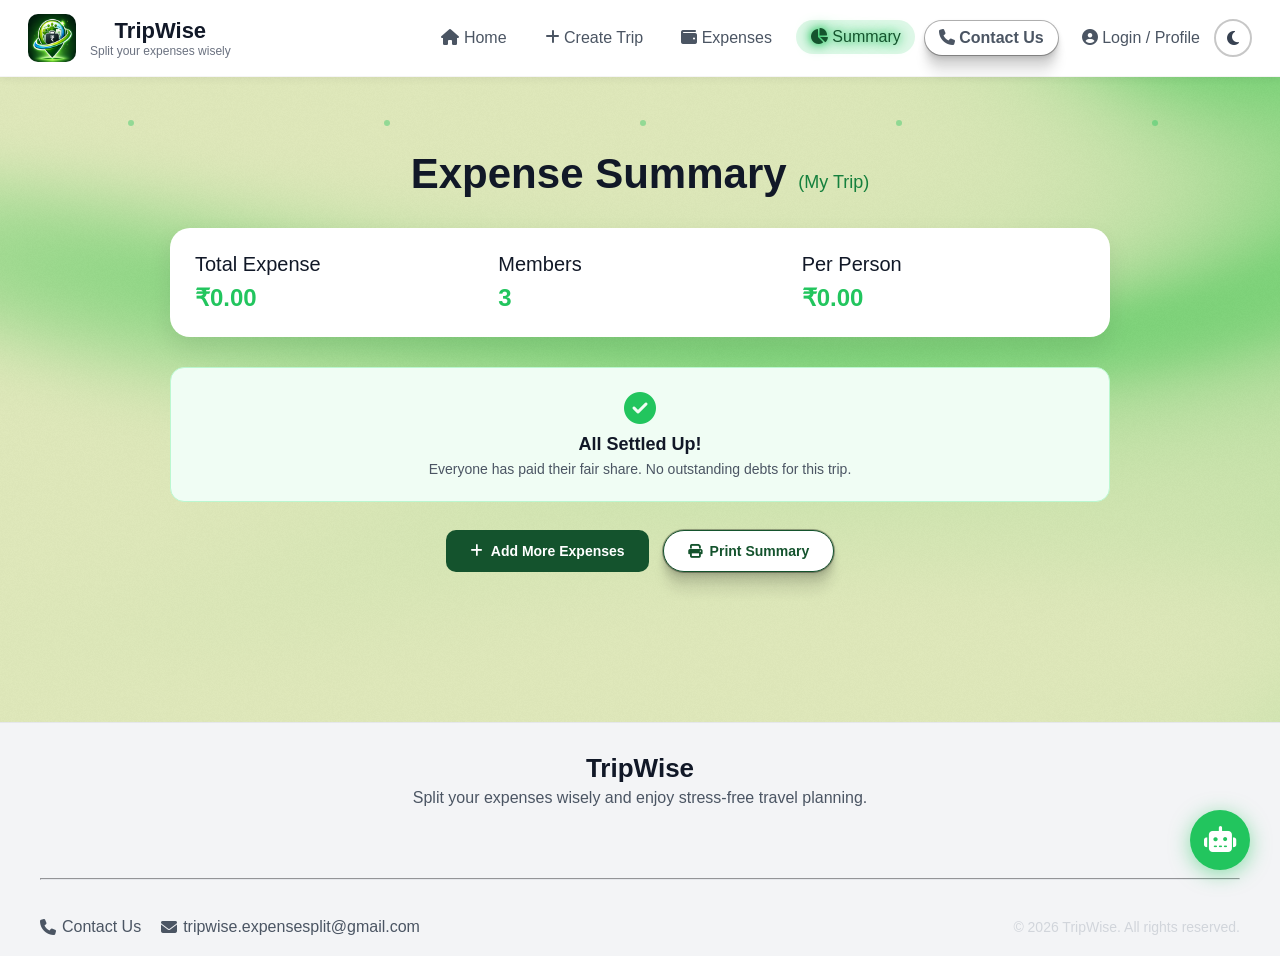
<file: summary.html>
﻿<!DOCTYPE html>
<html>

<head>
        <meta charset="UTF-8">
<title>Summary - TripWise</title>
    <meta name="viewport" content="width=device-width, initial-scale=1.0">
    <link rel="icon" type="image/png" href="image/logo.png">
    <link rel="stylesheet" href="https://cdnjs.cloudflare.com/ajax/libs/font-awesome/6.5.0/css/all.min.css">
    <link rel="stylesheet" href="css/theme.css?v=8">

    <style>
        * {
            margin: 0;
            padding: 0;
            box-sizing: border-box;
            font-family: 'Segoe UI', sans-serif;
        }

        body {
            background: #f3f4f6;
        }

        /* 🌿 BLUR BACKGROUND */
        body::before,
        body::after {
            content: "";
            position: fixed;
            width: 500px;
            height: 500px;
            border-radius: 50%;
            filter: blur(140px);
            z-index: -2;
            animation: float 14s infinite alternate ease-in-out;
        }

        body::before {
            background: #22c55e;
            top: 80px;
            left: 80px;
        }

        body::after {
            background: #14532d;
            bottom: 80px;
            right: 80px;
        }

        @keyframes float {
            0% {
                transform: translate(0, 0);
            }

            100% {
                transform: translate(80px, -60px);
            }
        }

        /* ✨ FLOATING PARTICLES */
        .particles span {
            position: fixed;
            width: 6px;
            height: 6px;
            background: #22c55e;
            border-radius: 50%;
            opacity: 0.4;
            animation: move 10s linear infinite;
            z-index: -1;
        }

        @keyframes move {
            from {
                transform: translateY(100vh);
            }

            to {
                transform: translateY(-10vh);
            }
        }


        /* NAVBAR */
        nav {
            position: fixed;
            top: 0;
            width: 100%;
            background: #14532d;
            display: flex;
            justify-content: space-between;
            align-items: center;
            padding: 14px 40px;
            z-index: 1000;
        }

        .logo {
            display: flex;
            align-items: center;
            gap: 12px;
        }

        .logo {
            text-decoration: none;
        }

        .logo img {
            width: 60px;
            height: 60px;
            border-radius: 10px;
        }

        .logo-text h1 {
            color: white;
            font-size: 32px;
            margin: 0;
        }

        .logo-text p {
            color: #d1d5db;
            font-size: 14px;
            margin: 0;
        }

        .nav-links {
            display: flex;
            gap: 30px;
            align-items: center;
        }

        .nav-links a {
            color: white;
            text-decoration: none;
            font-size: 18px;
        }

        .nav-links a.active {
            color: #22c55e;
        }

        /* ✨ NEON HOVER */
        .nav-links a:hover,
        .nav-links a.active {
            color: #22c55e;
            text-shadow: 0 0 8px #22c55e, 0 0 15px #22c55e;
        }

        /* CONTACT BUTTON */
        .contact-btn {
            background: #22c55e;
            padding: 8px 16px;
            border-radius: 20px;
            font-weight: 600;
        }

        .contact-btn:hover {
            background: #16a34a;
            text-shadow: none;
        }

        .menu-btn {
            font-size: 30px;
            color: white;
            cursor: pointer;
        }

        /* SIDEBAR */
        .sidebar {
            position: fixed;
            top: 80px;
            right: -260px;
            width: 260px;
            height: 100%;
            background: #14532d;
            transition: 0.4s;
            padding-top: 20px;
        }

        .sidebar.active {
            right: 0;
        }

        .sidebar a {
            display: block;
            color: white;
            padding: 18px;
            text-decoration: none;
            font-size: 20px;
        }

        .sidebar a:hover {
            background: #22c55e;
        }

        /* MAIN */
        .main {
            max-width: 1000px;
            margin: 120px auto;
            padding: 30px;
        }

        h1 {
            text-align: center;
            color: #14532d;
            font-size: 42px;
            margin-bottom: 30px;
        }

        /* SUMMARY BOX */
        .summary-box {
            background: white;
            padding: 25px;
            border-radius: 20px;
            box-shadow: 0 10px 25px rgba(0, 0, 0, 0.08);
            display: flex;
            justify-content: space-around;
            text-align: left;
            gap: 20px;
            margin-bottom: 30px;
        }

        .summary-box div {
            font-size: 20px;
            text-align: left;
            min-width: 180px;
            flex: 1 1 0;
        }

        .summary-box strong {
            display: block;
            font-size: 24px;
            color: #22c55e;
            margin-top: 8px;
        }

        @media(max-width:768px) {
            .summary-box {
                flex-direction: column;
                align-items: stretch;
                gap: 18px;
            }

            .summary-box div {
                width: 100%;
            }
        }

        /* CARDS */
        .cards {
            display: flex;
            flex-direction: column;
            gap: 20px;
        }

        .card {
            background: white;
            padding: 20px;
            border-radius: 18px;
            display: flex;
            justify-content: space-between;
            align-items: center;
            box-shadow: 0 8px 20px rgba(0, 0, 0, 0.1);
            transition: 0.3s;
        }

        .card:hover {
            transform: scale(1.03);
        }

        .card-left {
            display: flex;
            align-items: center;
            gap: 15px;
        }

        .card i {
            font-size: 40px;
            color: #14532d;
        }

        .card-text {
            font-size: 18px;
        }

        .amount {
            color: #dc2626;
            font-weight: bold;
            font-size: 20px;
        }

        /* FOOTER */

        .footer {
            background: #14532d;
            color: white;
            padding: 30px 40px 20px;
        }

        /* CENTER TEXT */
        .footer-center {
            text-align: center;
            margin-bottom: 15px;
        }

        .footer-center h2 {
            margin: 0;
            font-size: 26px;
        }

        .footer-center p {
            margin-top: 5px;
            color: #d1d5db;
        }

        /* BOTTOM ROW */
        .footer-bottom {
            display: flex;
            justify-content: space-between;
            align-items: center;
            flex-wrap: wrap;
        }

        /* LEFT LINKS */
        .footer-left {
            display: flex;
            gap: 20px;
            flex-wrap: wrap;
        }

        .footer-left a {
            color: white;
            text-decoration: none;
            display: flex;
            align-items: center;
            gap: 6px;
        }

        .footer-left a:hover {
            color: #22c55e;
        }

        /* RIGHT TEXT */
        .footer-right {
            font-size: 14px;
            color: #d1d5db;
        }

        /* MOBILE RESPONSIVE */
        @media(max-width:768px) {
            .footer-bottom {
                flex-direction: column;
                gap: 10px;
                text-align: center;
            }
        }
    </style>
    <link rel="stylesheet" href="css/responsive.css?v=8">
</head>

<body>

    <!-- PARTICLES -->
    <div class="particles">
        <span style="left:10%; animation-delay:0s"></span>
        <span style="left:30%; animation-delay:2s"></span>
        <span style="left:50%; animation-delay:4s"></span>
        <span style="left:70%; animation-delay:1s"></span>
        <span style="left:90%; animation-delay:3s"></span>
    </div>
    <!-- NAVBAR -->
    <nav>
        <a href="index.html" class="logo">
            <img src="image/logo.png">
            <div class="logo-text">
                <h1>TripWise</h1>
                <p>Split your expenses wisely</p>
            </div>
        </a>

        <div class="nav-links">
            <a href="index.html"><i class="fa-solid fa-house"></i> Home</a>
            <a href="create_trip.html"><i class="fa-solid fa-plus"></i> Create Trip</a>
            <a href="add_expense.html"><i class="fa-solid fa-wallet"></i> Expenses</a>
            <a href="summary.html" class="active"><i class="fa-solid fa-chart-pie"></i> Summary</a>

            <a href="contact.html" class="contact-btn">
                <i class="fa-solid fa-phone"></i> Contact Us
            </a>

            <a href="create_acc.html">
                <i class="fa-solid fa-circle-user"></i> Profile
            </a>
        </div>


        <div class="menu-btn" onclick="toggleSidebar()"><i class="fa-solid fa-bars"></i></div>
    </nav>

    <!-- SIDEBAR -->
    <div class="sidebar" id="sidebar">
        <a href="index.html">Home</a>
        <a href="create_trip.html">Create Trip</a>
        <a href="add_expense.html">Expenses</a>
        <a href="summary.html">Summary</a>
        <a href="create_acc.html">Profile</a>
    </div>

    <!-- MAIN -->
    <div class="main">

        <h1>Expense Summary</h1>

        <!-- TOP SUMMARY -->
        <div class="summary-box">
            <div>Total Expense<strong>₹0</strong></div>
            <div>Members<strong>0</strong></div>
            <div>Per Person<strong>₹0</strong></div>
        </div>

        <!-- CARDS -->
        <div class="cards">

            <!-- CARD 1 -->
            <div class="card">
                <div class="card-left">
                    <i class="fa-solid fa-user-circle"></i>
                    <div class="card-text">
                        Member 1 owes Member 2
                    </div>
                </div>
                <div class="amount">₹500</div>
            </div>

            <!-- CARD 2 -->
            <div class="card">
                <div class="card-left">
                    <i class="fa-solid fa-user-circle"></i>
                    <div class="card-text">
                        Member 3 owes Member 1
                    </div>
                </div>
                <div class="amount">₹300</div>
            </div>

        </div>

    </div>

    <!-- FOOTER -->
    <footer class="footer">

        <!-- CENTER TAGLINE -->
        <div class="footer-center">
            <h2>TripWise</h2>
            <p>Split your expenses wisely and enjoy stress-free travel planning.</p>
        </div>
        <br>
        <br>
        <hr style="border-color:#1c6b3a; margin:20px 0;">
        <br>
        <!-- BOTTOM ROW -->
        <div class="footer-bottom">

            <!-- LEFT -->
            <div class="footer-left">


                <a href="contact.html">
                    <i class="fa-solid fa-phone"></i> Contact Us
                </a>

                <a href="#">
                    <i class="fa-solid fa-envelope"></i> tripwise.expensesplit@gmail.com
                </a>
            </div>

            <!-- RIGHT -->
            <div class="footer-right">
                © 2026 TripWise. All rights reserved.
            </div>

        </div>

    </footer>

    <script>
        function toggleSidebar() {
            document.getElementById("sidebar").classList.toggle("active");
        }
    </script>
    <!-- TRIPWISE AI CHAT BUBBLE -->
    <div id="chat-bubble" onclick="toggleChat()">
        <i class="fa-solid fa-robot"></i>
    </div>

    <div id="chat-window">
        <div id="chat-header">
            <span><i class="fa-solid fa-robot"></i> TripWise AI</span>
            <span onclick="toggleChat()" style="cursor:pointer;">×</span>
        </div>
        <div id="chat-messages">
            <div class="bot-msg">👋 Hi! I'm TripWise AI.<br>Ask me about splitting expenses or travel budgeting!</div>
        </div>
        <div id="chat-input-area">
            <input type="text" id="chat-input" placeholder="Ask something..."
                onkeydown="if(event.key==='Enter') sendMessage()">
            <button onclick="sendMessage()"><i class="fa-solid fa-paper-plane"></i></button>
        </div>
    </div>

    <style>
        #chat-bubble {
            position: fixed;
            bottom: 30px;
            right: 30px;
            width: 60px;
            height: 60px;
            background: #22c55e;
            border-radius: 50%;
            display: flex;
            align-items: center;
            justify-content: center;
            font-size: 26px;
            color: white;
            cursor: pointer;
            box-shadow: 0 4px 20px rgba(34, 197, 94, 0.5);
            z-index: 9999;
            transition: transform 0.3s;
        }

        #chat-bubble:hover {
            transform: scale(1.1);
        }

        #chat-window {
            display: none;
            position: fixed;
            bottom: 100px;
            right: 30px;
            width: 340px;
            height: 460px;
            background: white;
            border-radius: 20px;
            box-shadow: 0 10px 40px rgba(0, 0, 0, 0.15);
            z-index: 9998;
            flex-direction: column;
            overflow: hidden;
        }

        #chat-window.open {
            display: flex;
        }

        #chat-header {
            background: #14532d;
            color: white;
            padding: 14px 18px;
            font-size: 16px;
            font-weight: 600;
            display: flex;
            justify-content: space-between;
            align-items: center;
        }

        #chat-messages {
            flex: 1;
            padding: 16px;
            overflow-y: auto;
            display: flex;
            flex-direction: column;
            gap: 10px;
        }

        .bot-msg {
            background: #f0fdf4;
            border: 1px solid #bbf7d0;
            color: #14532d;
            padding: 10px 14px;
            border-radius: 14px 14px 14px 0;
            font-size: 14px;
            max-width: 85%;
            line-height: 1.5;
        }

        .user-msg {
            background: #22c55e;
            color: white;
            padding: 10px 14px;
            border-radius: 14px 14px 0 14px;
            font-size: 14px;
            max-width: 85%;
            align-self: flex-end;
        }

        .thinking-msg {
            background: #f3f4f6;
            color: #6b7280;
            padding: 10px 14px;
            border-radius: 14px;
            font-size: 13px;
            font-style: italic;
        }

        #chat-input-area {
            display: flex;
            padding: 12px;
            border-top: 1px solid #e5e7eb;
            gap: 8px;
        }

        #chat-input {
            flex: 1;
            padding: 10px 14px;
            border: 1px solid #d1d5db;
            border-radius: 20px;
            font-size: 14px;
            outline: none;
        }

        #chat-input:focus {
            border-color: #22c55e;
        }

        #chat-input-area button {
            background: #22c55e;
            color: white;
            border: none;
            width: 40px;
            height: 40px;
            border-radius: 50%;
            cursor: pointer;
            font-size: 15px;
            margin-top: 0;
            padding: 0;
            display: flex;
            align-items: center;
            justify-content: center;
        }
    </style>

<script src="js/script.js?v=8"></script>
</body>

</html>
</file>
<file: css/theme.css>
/* ═══════════════════════════════════════════════════════
   TripWise Theme System - Dark & Light Mode
   ═══════════════════════════════════════════════════════ */

/* ── CSS Variables (Light Mode Default) ─────────────── */
:root {
    --bg-primary: #f3f4f6;
    --bg-card: #ffffff;
    --bg-card-hover: #f9fafb;
    --bg-input: #ffffff;
    --bg-input-border: #d1d5db;
    --bg-nav: #ffffff;
    --bg-footer: #f3f4f6;
    --bg-sidebar: #14532d;
    --bg-expense-block: #f9fafb;

    --text-primary: #111827;
    --text-secondary: #4b5563;
    --text-muted: #6b7280;
    --text-on-green: #ffffff;
    --text-heading: #14532d;

    --accent-green: #22c55e;
    --accent-dark-green: #14532d;
    --accent-mid-green: #15803d;

    --shadow-sm: 0 2px 8px rgba(0,0,0,0.06);
    --shadow-md: 0 4px 20px rgba(0,0,0,0.10);
    --shadow-lg: 0 8px 30px rgba(0,0,0,0.12);
    --shadow-green: 0 4px 20px rgba(34, 197, 94, 0.25);

    --blur-orb-1: rgba(34, 197, 94, 0.35);
    --blur-orb-2: rgba(20, 83, 45, 0.25);

    --card-border: rgba(0,0,0,0.04);
    --section-border: #e5e7eb;

    /* Header chrome that must flip between themes */
    --nav-icon: #374151;
    --nav-ring: rgba(0, 0, 0, 0.22);

    --transition: 0.3s ease;
}

/* ── Dark Mode Overrides ─────────────────────────────── */
[data-theme="dark"] {
    --bg-primary: #0d1117;
    --bg-card: #161b22;
    --bg-card-hover: #1c2330;
    --bg-input: #1c2330;
    --bg-input-border: #30363d;
    --bg-nav: #0d1117;
    --bg-footer: #0d1117;
    --bg-sidebar: #161b22;
    --bg-expense-block: #1c2330;

    --text-primary: #e6edf3;
    --text-secondary: #8b949e;
    --text-muted: #6e7681;
    --text-on-green: #ffffff;
    --text-heading: #22c55e;

    --shadow-sm: 0 2px 8px rgba(0,0,0,0.4);
    --shadow-md: 0 4px 20px rgba(0,0,0,0.5);
    --shadow-lg: 0 8px 30px rgba(0,0,0,0.6);
    --shadow-green: 0 4px 20px rgba(34, 197, 94, 0.2);

    --blur-orb-1: rgba(34, 197, 94, 0.12);
    --blur-orb-2: rgba(20, 83, 45, 0.10);

    --card-border: rgba(255,255,255,0.06);
    --section-border: #30363d;

    --nav-icon: #e6edf3;
    --nav-ring: rgba(255, 255, 255, 0.35);
}

/* ── Apply Variables to Base Elements ───────────────── */
/* The page background lives on <html> (root) so it always paints
   below the beams/silk canvases (z-index -1/-2). The body must stay
   transparent, otherwise its own background box covers the canvases. */
html {
    background: var(--bg-primary) !important;
}

body {
    background: transparent !important;
    color: var(--text-primary) !important;
    transition: background-color var(--transition), color var(--transition);
}

body::before { background: var(--blur-orb-1) !important; }
body::after  { background: var(--blur-orb-2) !important; }

/* Clean flat backgrounds: no floating green orbs in either theme. */
body::before,
body::after {
    display: none !important;
}

nav {
    background: var(--bg-nav) !important;
    transition: background var(--transition);
}

.sidebar {
    background: var(--bg-sidebar) !important;
    transition: background var(--transition);
}

footer, .footer {
    background: var(--bg-footer) !important;
    transition: background var(--transition);
}

/* Cards & Content Blocks */
.card, .trip-card, .expense-block, .members,
.about-box, .login-card, .forgot-card, .create-account,
.summary-box, .contact-section, .form-section {
    background: var(--bg-card) !important;
    color: var(--text-primary) !important;
    border-color: var(--card-border) !important;
    transition: background var(--transition), color var(--transition);
}

/* Inputs & Selects */
input, select, textarea {
    background: var(--bg-input) !important;
    border-color: var(--bg-input-border) !important;
    color: var(--text-primary) !important;
    transition: background var(--transition), border-color var(--transition), color var(--transition);
}

input::placeholder, textarea::placeholder {
    color: var(--text-muted) !important;
}

input:focus, select:focus, textarea:focus {
    border-color: var(--accent-green) !important;
    outline: none;
}

/* Labels */
label {
    color: var(--text-secondary) !important;
    transition: color var(--transition);
}

/* Headings */
h1, h2, h3 {
    color: var(--text-primary) !important;
    transition: color var(--transition);
}

/* Main content area */
.main, main.main {
    transition: background var(--transition);
}

/* Feature cards and info blocks */
.feature-card, .step, .stat-box, .plan-card {
    background: var(--bg-card) !important;
    color: var(--text-primary) !important;
    box-shadow: var(--shadow-md) !important;
    transition: all var(--transition);
}

/* Dark mode specific text overrides */
[data-theme="dark"] p,
[data-theme="dark"] span,
[data-theme="dark"] li,
[data-theme="dark"] td,
[data-theme="dark"] .subtitle,
[data-theme="dark"] .description {
    color: var(--text-secondary);
}

[data-theme="dark"] h1,
[data-theme="dark"] h2,
[data-theme="dark"] h3,
[data-theme="dark"] h4 {
    color: var(--text-primary) !important;
}

[data-theme="dark"] .card-text,
[data-theme="dark"] .debt-text {
    color: var(--text-primary) !important;
}

/* Expense blocks in dark mode */
[data-theme="dark"] .expense-block {
    border: 1px solid var(--section-border) !important;
}

/* Summary box in dark mode */
[data-theme="dark"] .summary-box {
    background: linear-gradient(135deg, #0f2417, #1a3a24) !important;
}

[data-theme="dark"] .summary-box strong,
[data-theme="dark"] .summary-box div {
    color: #e6edf3 !important;
}

/* ── Page surfaces with hardcoded light backgrounds ──
   These classes are styled with plain `background: white`
   in each page's inline <style>, so they need explicit
   dark overrides with !important to win the cascade. */
[data-theme="dark"] .hero,
[data-theme="dark"] .features,
[data-theme="dark"] .welcome,
[data-theme="dark"] .why-tripwise,
[data-theme="dark"] .why-card,
[data-theme="dark"] .feedback-card,
[data-theme="dark"] .member,
[data-theme="dark"] #chat-window,
[data-theme="dark"] #chat-messages,
[data-theme="dark"] .bot-msg {
    background: var(--bg-card) !important;
    color: var(--text-primary) !important;
}

[data-theme="dark"] .main {
    background: transparent !important;
}

[data-theme="dark"] .feedback-section {
    background: rgba(13, 17, 23, 0.6) !important;
}

[data-theme="dark"] .thinking-msg {
    background: var(--bg-expense-block) !important;
    color: var(--text-muted) !important;
}

[data-theme="dark"] #chat-input-area {
    border-top-color: var(--section-border) !important;
}

/* Body text hardcoded to gray tones in the pages */
[data-theme="dark"] .hero-text p,
[data-theme="dark"] .welcome p,
[data-theme="dark"] .feature p,
[data-theme="dark"] .why-tripwise p,
[data-theme="dark"] .why-card p,
[data-theme="dark"] .member p,
[data-theme="dark"] .feedback-card p {
    color: var(--text-secondary) !important;
}

/* ── Theme Toggle Button ─────────────────────────────── */
#theme-toggle {
    background: transparent;
    border: 2px solid var(--nav-ring);
    color: var(--nav-icon);
    width: 38px;
    height: 38px;
    border-radius: 50%;
    cursor: pointer;
    font-size: 16px;
    display: flex;
    align-items: center;
    justify-content: center;
    transition: all 0.3s ease;
    flex-shrink: 0;
}

#theme-toggle:hover {
    background: rgba(34, 197, 94, 0.15);
    border-color: var(--accent-green);
    transform: rotate(20deg) scale(1.1);
}

/* Toast animation */
@keyframes toastSlideIn {
    from { opacity:0; transform: translateX(30px); }
    to   { opacity:1; transform: translateX(0); }
}

/* ── JS-generated summary cards in dark mode ── */
[data-theme="dark"] .settled-card {
    background: #0f2417 !important;
    border-color: #1c6b3a !important;
}

[data-theme="dark"] .settled-card h3 {
    color: #e6edf3 !important;
}

[data-theme="dark"] .settled-card p {
    color: #8b949e !important;
}

[data-theme="dark"] .tx-avatar {
    background: rgba(34, 197, 94, 0.15) !important;
    color: #4ade80 !important;
}

[data-theme="dark"] .amount {
    color: #4ade80 !important;
}

[data-theme="dark"] .balance-card {
    background: var(--bg-card) !important;
    box-shadow: var(--shadow-sm) !important;
}

[data-theme="dark"] .balance-name {
    color: #e6edf3 !important;
}
</file>
<file: css/responsive.css>
/* Mobile Responsive Adjustments */

/* Hero Section */
@media(max-width:768px) {
    .hero {
        flex-direction: column;
        text-align: center;
        padding: 30px;
    }

    .hero-text {
        width: 100%;
        margin-bottom: 30px;
    }

    .hero-text h2 {
        font-size: 36px;
    }

    .hero-text p {
        font-size: 20px;
    }

    .hero-image img {
        width: 100%;
        height: auto;
        max-width: 300px;
    }

    .buttons {
        justify-content: center;
    }
}

/* Features Section */
@media(max-width:768px) {
    .features {
        flex-direction: column;
        gap: 20px;
        padding: 20px;
    }

    .feature {
        width: 100%;
    }
}

/* Welcome Section */
@media(max-width:768px) {
    .welcome {
        padding: 20px;
    }

    .welcome h2 {
        font-size: 32px;
    }

    .welcome p {
        font-size: 18px;
    }
}

/* Destinations Section */
@media(max-width:768px) {
    .destinations {
        justify-content: center;
    }

    .card {
        width: 80%;
        margin: 0 auto 20px;
    }
}

/* Why Tripwise Section */
@media(max-width:768px) {
    .why-container {
        flex-direction: column;
        align-items: center;
    }

    .why-card {
        width: 80%;
        max-width: 300px;
    }
}

/* Feedback Section */
@media(max-width:768px) {
    .feedback-container {
        padding: 5px;
    }

    .feedback-card {
        min-width: 250px;
        margin: 0 auto;
    }
}

/* Footer Adjustments */
@media(max-width:480px) {
    .footer {
        padding: 20px;
    }

    .footer-center h2 {
        font-size: 22px;
    }

    .footer-center p {
        font-size: 14px;
    }

    .footer-left {
        gap: 10px;
    }

    .footer-left a {
        font-size: 14px;
    }

    .footer-right {
        font-size: 12px;
        text-align: center;
        width: 100%;
        margin-top: 10px;
    }
}

/* Sidebar Adjustments */
@media(max-width:768px) {
    .sidebar {
        width: 250px;
    }

    .sidebar a {
        padding: 18px 25px;
        font-size: 24px;
    }
}

/* Navbar Improvements */
nav {
    background: linear-gradient(135deg, #14532d 0%, #0f3d1f 100%);
    padding: 14px 28px;
    box-shadow: 0 12px 28px rgba(0, 0, 0, 0.2);
}

.hero-text h2 {
    color: #111827 !important;
}

[data-theme="dark"] .hero-text h2 {
    color: #e6edf3 !important;
}

.stars {
    color: #f59e0b;
    display: flex;
    justify-content: center;
    gap: 4px;
    margin: 8px 0 14px;
}

.chat-close {
    border: 0;
    background: transparent;
    color: #ffffff;
    cursor: pointer;
    font-size: 18px;
    padding: 4px;
}

.logo {
    gap: 14px;
    align-items: center;
}

.logo-text {
    display: flex;
    flex-direction: column;
    justify-content: center;
}

.nav-links {
    display: flex;
    flex-wrap: wrap;
    gap: 14px;
    align-items: center;
    justify-content: flex-end;
}

.nav-links a {
    padding: 10px 14px;
    border-radius: 999px;
    transition: background 0.25s ease, transform 0.25s ease;
}

.nav-links a:hover,
.nav-links a.active {
    background: rgba(255, 255, 255, 0.08);
    transform: translateY(-1px);
}

.contact-btn {
    background: #22c55e;
    padding: 10px 16px;
    border-radius: 999px;
}

.menu-btn {
    display: none;
    width: 44px;
    height: 44px;
    min-width: 44px;
    padding: 0;
    border-radius: 14px;
    align-items: center;
    justify-content: center;
    line-height: 1;
    box-sizing: border-box;
}

@media(max-width:1050px) {
    nav {
        padding: 12px 20px;
        justify-content: space-between;
        align-items: center;
    }

    .nav-links {
        display: none !important;
    }

    /* With .nav-links hidden, space-between would otherwise center
       the injected theme-toggle between logo and hamburger. */
    #theme-toggle {
        margin-left: auto;
        margin-right: 10px;
    }

    .menu-btn {
        display: flex;
        width: 44px;
        height: 44px;
        min-width: 44px;
        padding: 0;
        border-radius: 14px;
        background: rgba(255, 255, 255, 0.08);
        color: white;
        box-shadow: 0 8px 18px rgba(0, 0, 0, 0.16);
    }

    .menu-btn i {
        font-size: 20px;
        line-height: 1;
    }

    .sidebar {
        top: 72px;
        width: 260px;
        max-width: calc(100% - 24px);
        /* Pages hide the sidebar with right: -250px, but this width
           override to 260px left a strip on-screen while "closed".
           Park it fully off-canvas; .sidebar.active (higher
           specificity) still brings it back to right: 0. */
        right: -300px;
        height: calc(100% - 72px);
    }

    .sidebar a {
        font-size: 18px;
    }
}

/* The original hero had three flex children, which caused its illustration
   and copy to collide on tablet-sized screens. */
@media (min-width: 769px) and (max-width: 1100px) {
    .hero {
        display: grid;
        grid-template-columns: minmax(0, 1fr) minmax(280px, 0.8fr);
        gap: 28px;
        padding: 36px;
    }

    .hero-text,
    .trust-wrapper,
    .hero-image {
        width: auto;
    }

    .hero-text { grid-column: 1; grid-row: 1; }
    .hero-image { grid-column: 2; grid-row: 1 / span 2; }
    .trust-wrapper { grid-column: 1; grid-row: 2; margin: 0; }

    .hero-text h2 { font-size: clamp(42px, 6vw, 58px); }
    .hero-text p { font-size: clamp(18px, 2.4vw, 23px); }
    .hero-image img { width: 100%; height: auto; max-height: 320px; object-fit: contain; }
}

@media(max-width:768px) {
    nav {
        padding: 10px 16px;
        gap: 10px;
    }

    .logo img {
        width: 44px;
        height: 44px;
    }

    .logo-text h1 {
        font-size: 18px;
    }

    .logo-text p {
        font-size: 12px;
    }

    .menu-btn {
        width: 42px;
        height: 42px;
        font-size: 20px;
    }

    .menu-btn i {
        font-size: 18px;
    }

    .main {
        padding: 0 16px;
    }

    .hero {
        gap: 24px;
        padding: 28px 20px;
    }

    .hero-text,
    .trust-wrapper,
    .hero-image {
        width: 100%;
        margin: 0;
        align-items: center;
    }

    .hero-text h2 { font-size: clamp(38px, 12vw, 52px); }
    .hero-text p { font-size: 18px; }
    .hero-image img { width: min(100%, 360px); height: auto; object-fit: contain; }
    .buttons { flex-wrap: wrap; }

    .about-box,
    .summary-box,
    .card,
    .trip-card,
    .form-section,
    .image-section,
    .expense-block,
    .members .card,
    .team,
    .team-container {
        width: 100%;
    }

    .about-box {
        padding: 24px;
    }

    .summary-box {
        flex-direction: column;
        align-items: stretch;
        gap: 18px;
        text-align: left;
    }

    .card {
        flex-direction: column;
        align-items: stretch;
        gap: 18px;
    }

    .card-left {
        width: 100%;
        justify-content: space-between;
        gap: 12px;
    }

    .card input {
        width: 100%;
        max-width: 280px;
    }

    .form-section,
    .image-section {
        width: 100%;
    }

    .image-section img {
        width: 100%;
        max-width: 500px;
    }

    .form-section h1 {
        font-size: 34px;
    }

    .member {
        width: 100%;
        max-width: 420px;
    }

    .team-container {
        flex-direction: column;
        align-items: center;
    }

    .expense-block {
        padding: 20px;
    }

    .footer-bottom {
        flex-direction: column;
        gap: 16px;
    }
}

/* Do not upscale the supplied destination photography beyond its native
   resolution. This keeps imagery crisp while retaining a flexible grid. */
.destination-section .card { width: min(100%, 280px); }
.destination-section .card img { aspect-ratio: 16 / 10; height: auto; object-fit: cover; }

@media(max-width:768px) {
    .destination-section .card { width: min(100%, 300px); margin: 0; }
    .destinations { gap: 16px; }
}

@media(max-width:480px) {
    nav {
        padding: 10px 14px;
    }

    .logo img {
        width: 38px;
        height: 38px;
    }

    .logo-text h1 {
        font-size: 16px;
    }

    .logo-text p {
        font-size: 11px;
    }

    .menu-btn {
        width: 40px;
        height: 40px;
        min-width: 40px;
        padding: 12px 16px;
    }

    .contact-btn,
    .nav-links a {
        font-size: 14px;
        padding: 8px 12px;
    }
}

/* Trust Users Section */
@media(max-width:768px) {
    .trust-users {
        gap: 8px;
    }

    .user {
        width: 28px;
        height: 28px;
        font-size: 12px;
    }

    .trust-text {
        font-size: 12px;
    }
}

/* AOS Animation Adjustments */
@media(max-width:768px) {
    [data-aos] {
        transform: none !important;
        opacity: 1 !important;
    }
}

/* ═══════════════════════════════════════════════════════
   Liquid-Metal Button Treatment (site-wide)
   After the 21st.dev LiquidMetalButton look: pill radius,
   dark 1px ring, layered soft shadows, metallic top-edge
   highlight, hover lift and pressed inset. Green fills are
   intentionally untouched.
   ═══════════════════════════════════════════════════════ */
button:not(#theme-toggle):not(.menu-btn):not(.chat-close),
.primary-btn,
.secondary-btn,
.contact-btn,
.submit-btn {
    border-radius: 100px !important;
    box-shadow:
        inset 0 1px 0 rgba(255, 255, 255, 0.28),
        0 0 0 1px rgba(0, 0, 0, 0.30),
        0 2px 5px rgba(0, 0, 0, 0.15),
        0 9px 9px rgba(0, 0, 0, 0.12),
        0 20px 12px rgba(0, 0, 0, 0.08) !important;
    transition:
        box-shadow 0.15s cubic-bezier(0.4, 0, 0.2, 1),
        transform 0.15s cubic-bezier(0.4, 0, 0.2, 1) !important;
}

button:not(#theme-toggle):not(.menu-btn):not(.chat-close):hover,
.primary-btn:hover,
.secondary-btn:hover,
.contact-btn:hover,
.submit-btn:hover {
    transform: translateY(-1px) !important;
    box-shadow:
        inset 0 1px 0 rgba(255, 255, 255, 0.30),
        0 0 0 1px rgba(0, 0, 0, 0.40),
        0 1px 2px rgba(0, 0, 0, 0.20),
        0 4px 4px rgba(0, 0, 0, 0.15),
        0 8px 5px rgba(0, 0, 0, 0.10) !important;
}

button:not(#theme-toggle):not(.menu-btn):not(.chat-close):active,
.primary-btn:active,
.secondary-btn:active,
.contact-btn:active,
.submit-btn:active {
    transform: translateY(1px) scale(0.98) !important;
    box-shadow:
        inset 0 2px 4px rgba(0, 0, 0, 0.35),
        inset 0 1px 2px rgba(0, 0, 0, 0.25),
        0 0 0 1px rgba(0, 0, 0, 0.50),
        0 1px 2px rgba(0, 0, 0, 0.30) !important;
}

/* Dark mode: swap the black ring for a light one so the
   button edge still reads against dark surfaces. */
[data-theme="dark"] button:not(#theme-toggle):not(.menu-btn):not(.chat-close),
[data-theme="dark"] .primary-btn,
[data-theme="dark"] .secondary-btn,
[data-theme="dark"] .contact-btn,
[data-theme="dark"] .submit-btn {
    box-shadow:
        inset 0 1px 0 rgba(255, 255, 255, 0.20),
        0 0 0 1px rgba(255, 255, 255, 0.14),
        0 2px 5px rgba(0, 0, 0, 0.40),
        0 9px 9px rgba(0, 0, 0, 0.35),
        0 20px 12px rgba(0, 0, 0, 0.30) !important;
}

/* ═══════════════════════════════════════════════════════
   Unified Header & Footer — identical on every page,
   colored to match the page background instead of solid
   green. The green accent survives in the Contact pill
   and hover/active states.
   ═══════════════════════════════════════════════════════ */
nav {
    background: var(--bg-nav) !important;
    background-image: none !important;
    padding: 14px 28px !important;
    justify-content: space-between !important;
    align-items: center !important;
    box-shadow: var(--shadow-sm) !important;
    border-bottom: 1px solid var(--card-border) !important;
    backdrop-filter: none !important;
}

nav .logo-text h1 {
    color: var(--text-primary) !important;
    font-size: 22px !important;
}

nav .logo-text p {
    color: var(--text-muted) !important;
    font-size: 12px !important;
}

nav .nav-links {
    margin-left: auto !important;
    margin-right: 0 !important;
    justify-content: flex-end !important;
}

nav .nav-links a {
    color: var(--text-secondary) !important;
    transition: background 0.25s ease, color 0.25s ease, transform 0.25s ease;
}

nav .nav-links a:hover,
nav .nav-links a.active {
    background: rgba(34, 197, 94, 0.14) !important;
    color: var(--accent-dark-green) !important;
    transform: translateY(-1px);
}

[data-theme="dark"] nav .nav-links a:hover,
[data-theme="dark"] nav .nav-links a.active {
    color: var(--accent-green) !important;
}

/* Contact Us styled like every other nav link */
nav .nav-links a.contact-btn {
    background: transparent !important;
}

/* ── Identical header metrics on every page ── */
nav .logo img {
    width: 48px !important;
    height: 48px !important;
    border-radius: 10px;
}

nav .nav-links {
    gap: 10px !important;
}

nav .nav-links a {
    font-size: 16px !important;
    padding: 8px 14px !important;
    border-radius: 100px !important;
}

/* Contact illustration: dark version in dark theme */
[data-theme="dark"] .image-section img {
    filter: brightness(0.85) contrast(1.05);
    background: var(--bg-card);
    border-radius: 16px;
    padding: 10px;
}

/* Hamburger + theme toggle adapt to the header surface */
.menu-btn {
    color: var(--nav-icon) !important;
    background: rgba(34, 197, 94, 0.12) !important;
}

/* ── Footer matched to the page background ── */
footer.footer {
    background: var(--bg-footer) !important;
    color: var(--text-secondary) !important;
    border-top: 1px solid var(--section-border) !important;
    box-shadow: none !important;
}

footer.footer .footer-center h2 {
    color: var(--text-primary) !important;
}

footer.footer .footer-center p {
    color: var(--text-secondary) !important;
}

footer.footer a {
    color: var(--text-secondary) !important;
}

footer.footer a:hover {
    color: var(--accent-dark-green) !important;
}

[data-theme="dark"] footer.footer a:hover {
    color: var(--accent-green) !important;
}

footer.footer hr {
    border-color: var(--section-border) !important;
}
</file>
